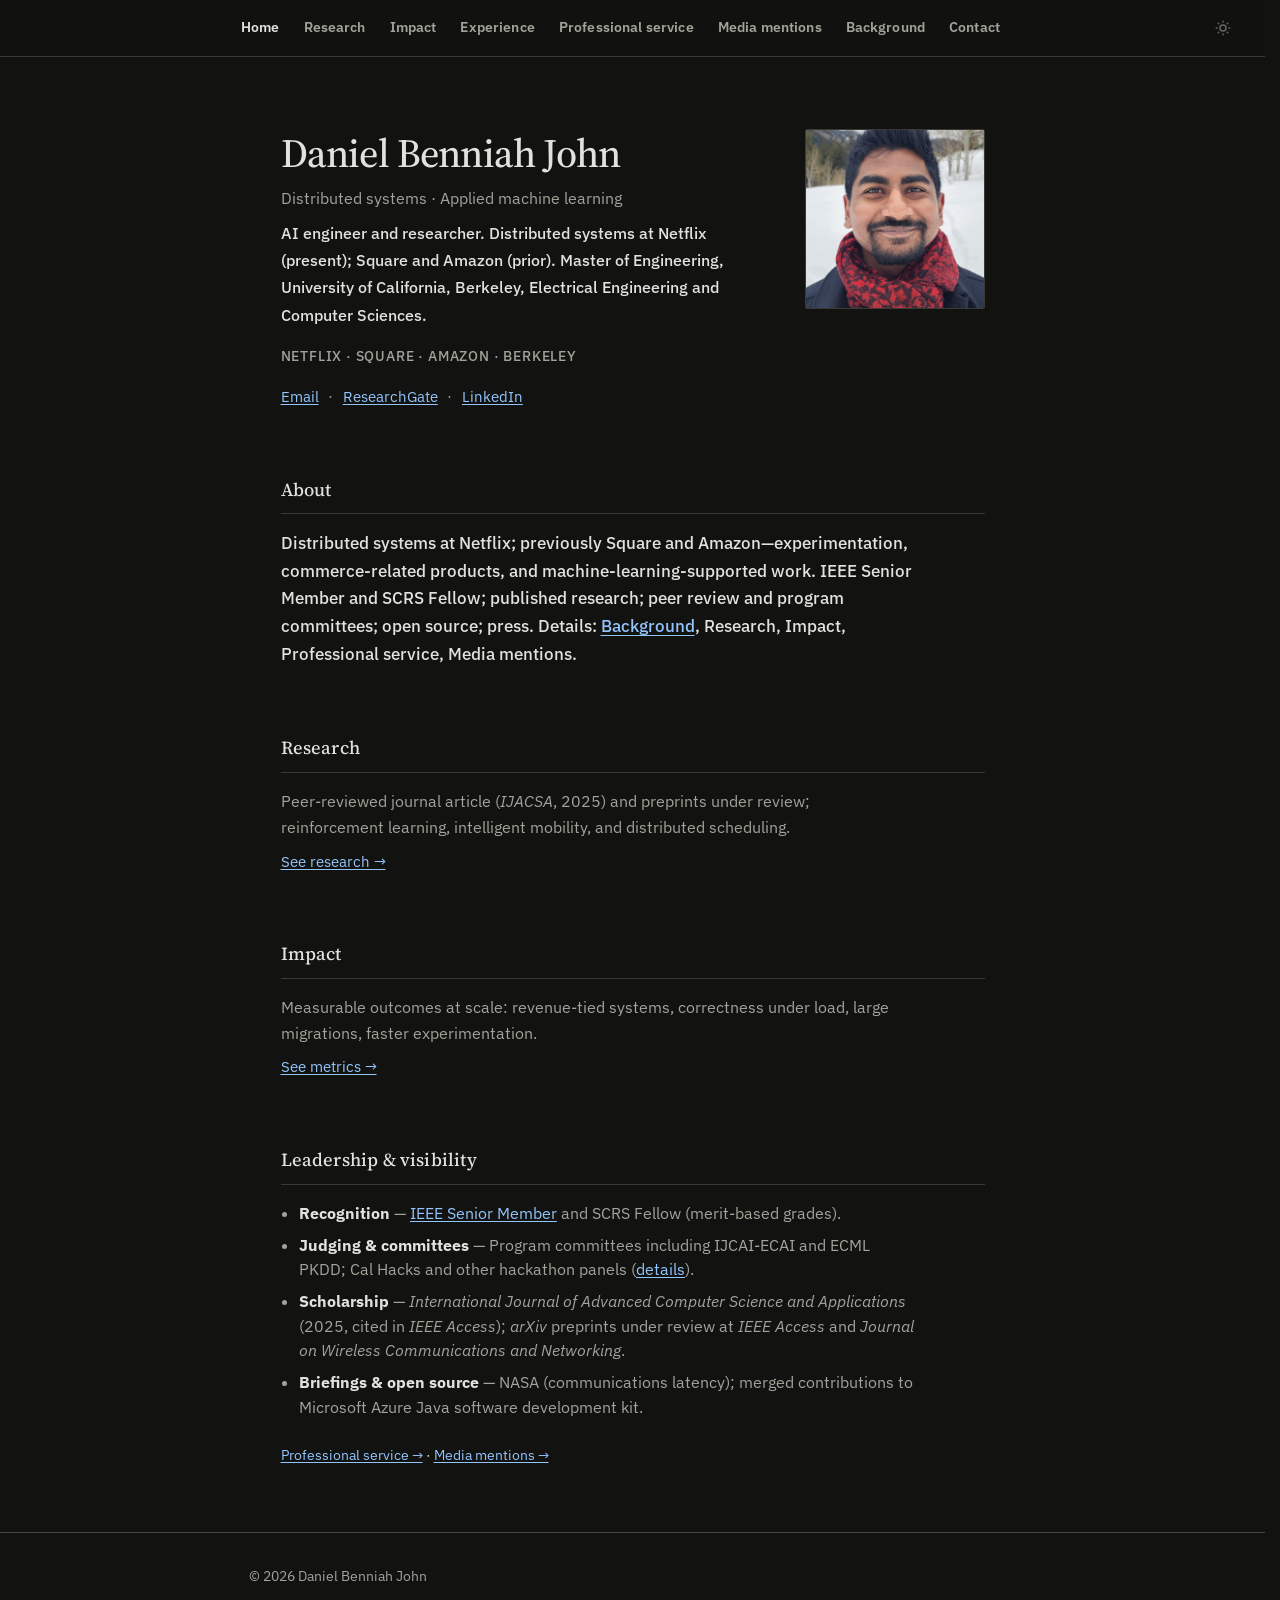
<file: index.html>
<!DOCTYPE html>
<html lang="en">
<head>
  <meta charset="UTF-8" />
  <meta name="viewport" content="width=device-width, initial-scale=1.0" />
  <title>Daniel Benniah John</title>
  <meta name="description" content="Daniel Benniah John — AI engineer; distributed systems at Netflix; previously Square and Amazon. Master of Engineering, University of California, Berkeley. Research, peer review, impact, and press on this site." />
  <link rel="preconnect" href="https://fonts.googleapis.com" />
  <link rel="preconnect" href="https://fonts.gstatic.com" crossorigin />
  <link href="https://fonts.googleapis.com/css2?family=IBM+Plex+Sans:ital,wght@0,400;0,500;0,600;1,400&family=Source+Serif+4:ital,opsz,wght@0,8..60,400;0,8..60,500;0,8..60,600;1,8..60,400&display=swap" rel="stylesheet" />
  <link rel="stylesheet" href="css/styles.css" />
</head>
<body class="page-home">
  <header class="site-header">
    <button type="button" class="theme-toggle" id="theme-toggle" aria-label="Toggle dark/light mode" title="Toggle dark/light mode">
      <span class="theme-toggle-icon" aria-hidden="true"></span>
    </button>
    <nav class="nav" aria-label="Primary">
      <a href="index.html" class="nav-link nav-link--current" aria-current="page">Home</a>
      <a href="research.html" class="nav-link">Research</a>
      <a href="impact.html" class="nav-link">Impact</a>
      <a href="experience.html" class="nav-link">Experience</a>
      <a href="service.html" class="nav-link">Professional service</a>
      <a href="media.html" class="nav-link">Media mentions</a>
      <a href="background.html" class="nav-link">Background</a>
      <a href="contact.html" class="nav-link">Contact</a>
    </nav>
  </header>

  <main class="main-home">
    <section class="home-block home-identity" aria-labelledby="home-name">
      <div class="home-identity-inner">
        <div>
          <h1 id="home-name" class="home-name">Daniel Benniah John</h1>
          <p class="home-line">Distributed systems · Applied machine learning</p>
          <p class="home-line home-line--strong">AI engineer and researcher. Distributed systems at Netflix (present); Square and Amazon (prior). Master of Engineering, University of California, Berkeley, Electrical Engineering and Computer Sciences.</p>
          <p class="home-affil">Netflix · Square · Amazon · Berkeley</p>
          <p class="home-links">
            <a href="mailto:danielbenniah@berkeley.edu">Email</a>
            <span class="home-links-sep">·</span>
            <a href="https://www.researchgate.net/profile/Daniel_Benniah_John" target="_blank" rel="noopener">ResearchGate</a>
            <span class="home-links-sep">·</span>
            <a href="https://linkedin.com/in/danielbenniah" target="_blank" rel="noopener">LinkedIn</a>
          </p>
        </div>
        <img src="assets/headshot.png" alt="Daniel Benniah John" class="home-photo" width="180" height="180" />
      </div>
    </section>

    <section class="home-block home-about" aria-labelledby="home-about-heading">
      <h2 id="home-about-heading" class="home-heading">About</h2>
      <p class="home-about-lead">Distributed systems at Netflix; previously Square and Amazon—experimentation, commerce-related products, and machine-learning-supported work. IEEE Senior Member and SCRS Fellow; published research; peer review and program committees; open source; press. Details: <a href="background.html#honors-heading">Background</a>, Research, Impact, Professional service, Media mentions.</p>
    </section>

    <section class="home-block home-research" aria-labelledby="home-research-heading">
      <h2 id="home-research-heading" class="home-heading">Research</h2>
      <p class="home-impact-teaser">Peer-reviewed journal article (<em>IJACSA</em>, 2025) and preprints under review; reinforcement learning, intelligent mobility, and distributed scheduling.</p>
      <p class="home-impact-more"><a href="research.html">See research →</a></p>
    </section>

    <section class="home-block home-impact" aria-labelledby="home-impact-heading">
      <h2 id="home-impact-heading" class="home-heading">Impact</h2>
      <p class="home-impact-teaser">Measurable outcomes at scale: revenue-tied systems, correctness under load, large migrations, faster experimentation.</p>
      <p class="home-impact-more"><a href="impact.html">See metrics →</a></p>
    </section>

    <section class="home-block home-footprint" aria-labelledby="home-footprint-heading">
      <h2 id="home-footprint-heading" class="home-heading">Leadership &amp; visibility</h2>
      <ul class="home-list">
        <li><strong>Recognition</strong> — <a href="background.html#honors-heading">IEEE Senior Member</a> and SCRS Fellow (merit-based grades).</li>
        <li><strong>Judging &amp; committees</strong> — Program committees including IJCAI-ECAI and ECML PKDD; Cal Hacks and other hackathon panels (<a href="service.html">details</a>).</li>
        <li><strong>Scholarship</strong> — <em>International Journal of Advanced Computer Science and Applications</em> (2025, cited in <em>IEEE Access</em>); <em>arXiv</em> preprints under review at <em>IEEE Access</em> and <em>Journal on Wireless Communications and Networking</em>.</li>
        <li><strong>Briefings &amp; open source</strong> — NASA (communications latency); merged contributions to Microsoft Azure Java software development kit.</li>
      </ul>
      <p class="home-continue"><a href="service.html">Professional service →</a> · <a href="media.html">Media mentions →</a></p>
    </section>
  </main>

  <footer class="site-footer">
    <p>© <span id="year"></span> Daniel Benniah John</p>
  </footer>

  <script>
    document.getElementById('year').textContent = new Date().getFullYear();
    (function() {
      var toggle = document.getElementById('theme-toggle');
      var stored = localStorage.getItem('theme');
      if (stored === 'light') document.documentElement.classList.add('theme-light');
      toggle.addEventListener('click', function() {
        document.documentElement.classList.toggle('theme-light');
        localStorage.setItem('theme', document.documentElement.classList.contains('theme-light') ? 'light' : 'dark');
      });
    })();
  </script>
</body>
</html>
</file>
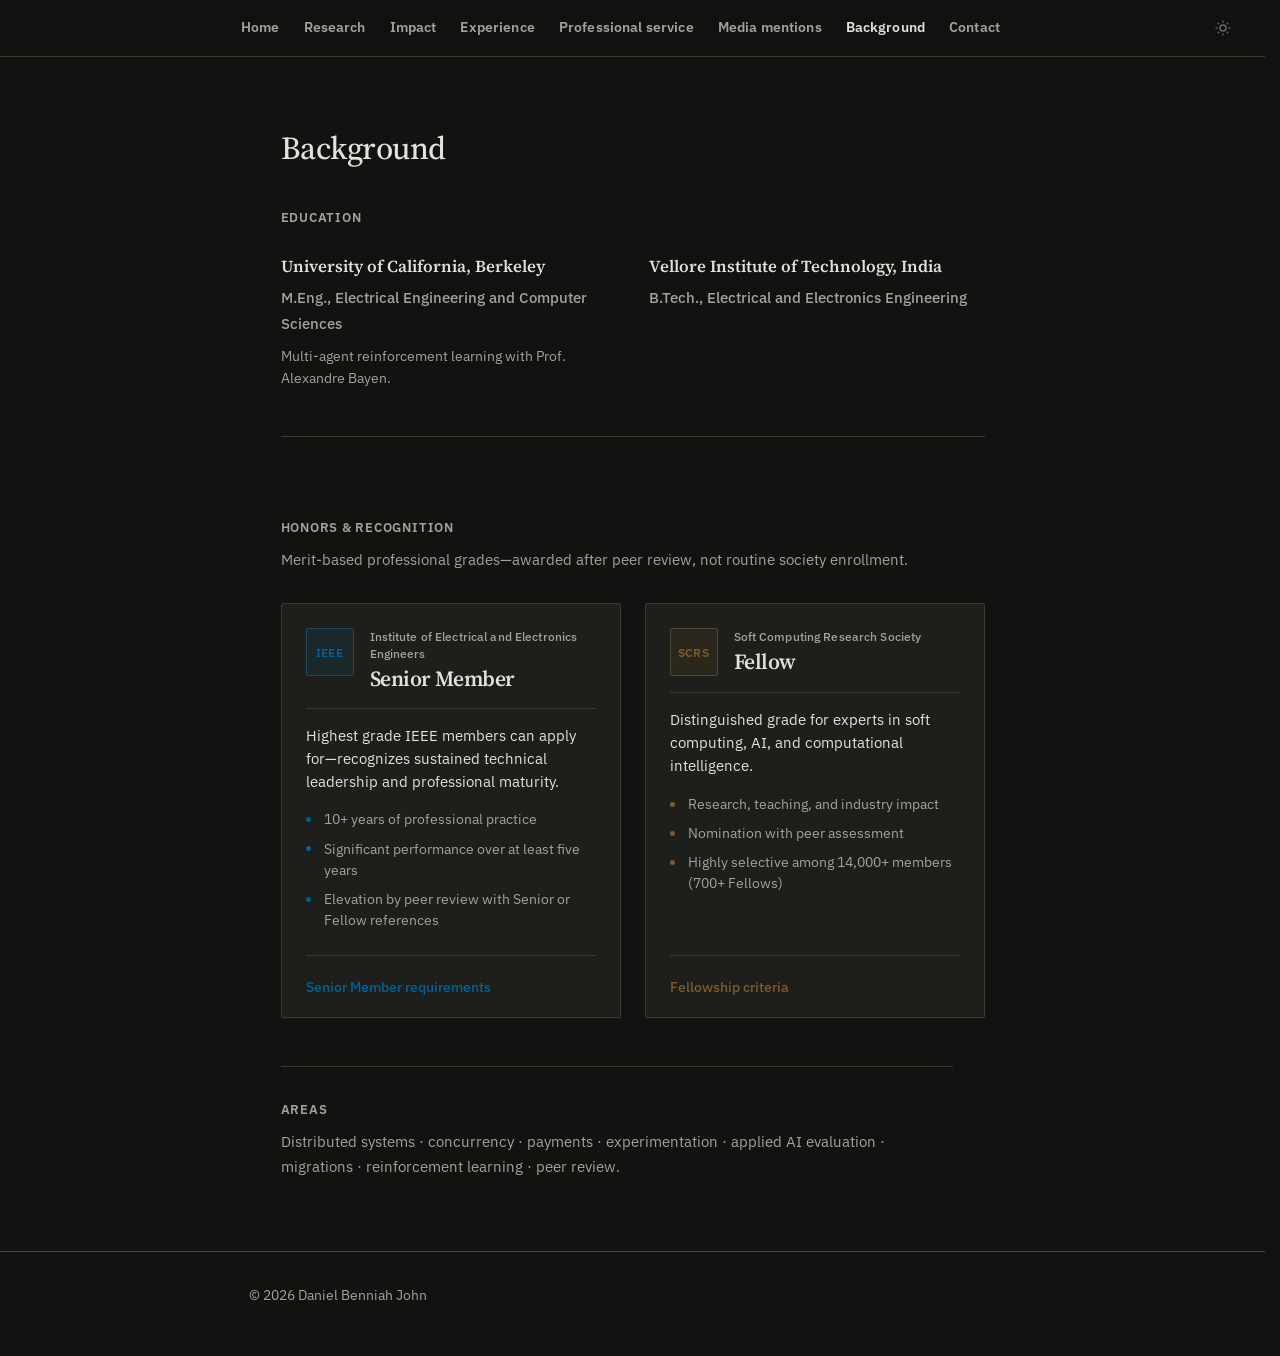
<file: background.html>
<!DOCTYPE html>
<html lang="en">
<head>
  <meta charset="UTF-8" />
  <meta name="viewport" content="width=device-width, initial-scale=1.0" />
  <title>Background — Daniel Benniah John</title>
  <meta name="description" content="Education, IEEE Senior Member and SCRS Fellow recognition, and areas of practice." />
  <link rel="preconnect" href="https://fonts.googleapis.com" />
  <link rel="preconnect" href="https://fonts.gstatic.com" crossorigin />
  <link href="https://fonts.googleapis.com/css2?family=IBM+Plex+Sans:ital,wght@0,400;0,500;0,600;1,400&family=Source+Serif+4:ital,opsz,wght@0,8..60,400;0,8..60,500;0,8..60,600;1,8..60,400&display=swap" rel="stylesheet" />
  <link rel="stylesheet" href="css/styles.css" />
</head>
<body class="page-sub">
  <header class="site-header">
    <button type="button" class="theme-toggle" id="theme-toggle" aria-label="Toggle dark/light mode" title="Toggle dark/light mode">
      <span class="theme-toggle-icon" aria-hidden="true"></span>
    </button>
    <nav class="nav" aria-label="Primary">
      <a href="index.html" class="nav-link">Home</a>
      <a href="research.html" class="nav-link">Research</a>
      <a href="impact.html" class="nav-link">Impact</a>
      <a href="experience.html" class="nav-link">Experience</a>
      <a href="service.html" class="nav-link">Professional service</a>
      <a href="media.html" class="nav-link">Media mentions</a>
      <a href="background.html" class="nav-link nav-link--current" aria-current="page">Background</a>
      <a href="contact.html" class="nav-link">Contact</a>
    </nav>
  </header>

  <main>
    <section class="section page-section education">
      <h1 class="page-title">Background</h1>

      <h2 class="background-block-title">Education</h2>
      <div class="edu-grid">
        <article class="edu-card">
          <h2 class="edu-card-title">University of California, Berkeley</h2>
          <p class="degree">M.Eng., Electrical Engineering and Computer Sciences</p>
          <p class="meta">Multi-agent reinforcement learning with Prof. Alexandre Bayen.</p>
        </article>
        <article class="edu-card">
          <h2 class="edu-card-title">Vellore Institute of Technology, India</h2>
          <p class="degree">B.Tech., Electrical and Electronics Engineering</p>
        </article>
      </div>

      <section class="honors-section" aria-labelledby="honors-heading">
        <h2 id="honors-heading" class="background-block-title">Honors &amp; recognition</h2>
        <p class="honors-section-lead">Merit-based professional grades—awarded after peer review, not routine society enrollment.</p>
        <div class="honors-grid">
          <article class="honor-card honor-card--ieee">
            <header class="honor-card-header">
              <span class="honor-mark" aria-hidden="true">IEEE</span>
              <div class="honor-card-heading">
                <p class="honor-org">Institute of Electrical and Electronics Engineers</p>
                <h3 class="honor-title"><a href="https://www.ieee.org/membership/senior/" target="_blank" rel="noopener">Senior Member</a></h3>
              </div>
            </header>
            <p class="honor-tagline">Highest grade IEEE members can apply for—recognizes sustained technical leadership and professional maturity.</p>
            <ul class="honor-highlights">
              <li>10+ years of professional practice</li>
              <li>Significant performance over at least five years</li>
              <li>Elevation by peer review with Senior or Fellow references</li>
            </ul>
            <p class="honor-card-footer">
              <a href="https://www.ieee.org/membership/senior/senior-requirements" target="_blank" rel="noopener" class="honor-cta">Senior Member requirements</a>
            </p>
          </article>

          <article class="honor-card honor-card--scrs">
            <header class="honor-card-header">
              <span class="honor-mark" aria-hidden="true">SCRS</span>
              <div class="honor-card-heading">
                <p class="honor-org">Soft Computing Research Society</p>
                <h3 class="honor-title"><a href="https://scrs.in/page/scrs-fellow" target="_blank" rel="noopener">Fellow</a></h3>
              </div>
            </header>
            <p class="honor-tagline">Distinguished grade for experts in soft computing, AI, and computational intelligence.</p>
            <ul class="honor-highlights">
              <li>Research, teaching, and industry impact</li>
              <li>Nomination with peer assessment</li>
              <li>Highly selective among 14,000+ members (700+ Fellows)</li>
            </ul>
            <p class="honor-card-footer">
              <a href="https://membership.scrs.in/scrs-fellow.php" target="_blank" rel="noopener" class="honor-cta">Fellowship criteria</a>
            </p>
          </article>
        </div>
      </section>

      <div class="expertise-inline">
        <h2 class="expertise-inline-title">Areas</h2>
        <p>Distributed systems · concurrency · payments · experimentation · applied AI evaluation · migrations · reinforcement learning · peer review.</p>
      </div>
    </section>
  </main>

  <footer class="site-footer">
    <p>© <span id="year"></span> Daniel Benniah John</p>
  </footer>

  <script>
    document.getElementById('year').textContent = new Date().getFullYear();
    (function() {
      var toggle = document.getElementById('theme-toggle');
      var stored = localStorage.getItem('theme');
      if (stored === 'light') document.documentElement.classList.add('theme-light');
      toggle.addEventListener('click', function() {
        document.documentElement.classList.toggle('theme-light');
        localStorage.setItem('theme', document.documentElement.classList.contains('theme-light') ? 'light' : 'dark');
      });
    })();
  </script>
</body>
</html>
</file>
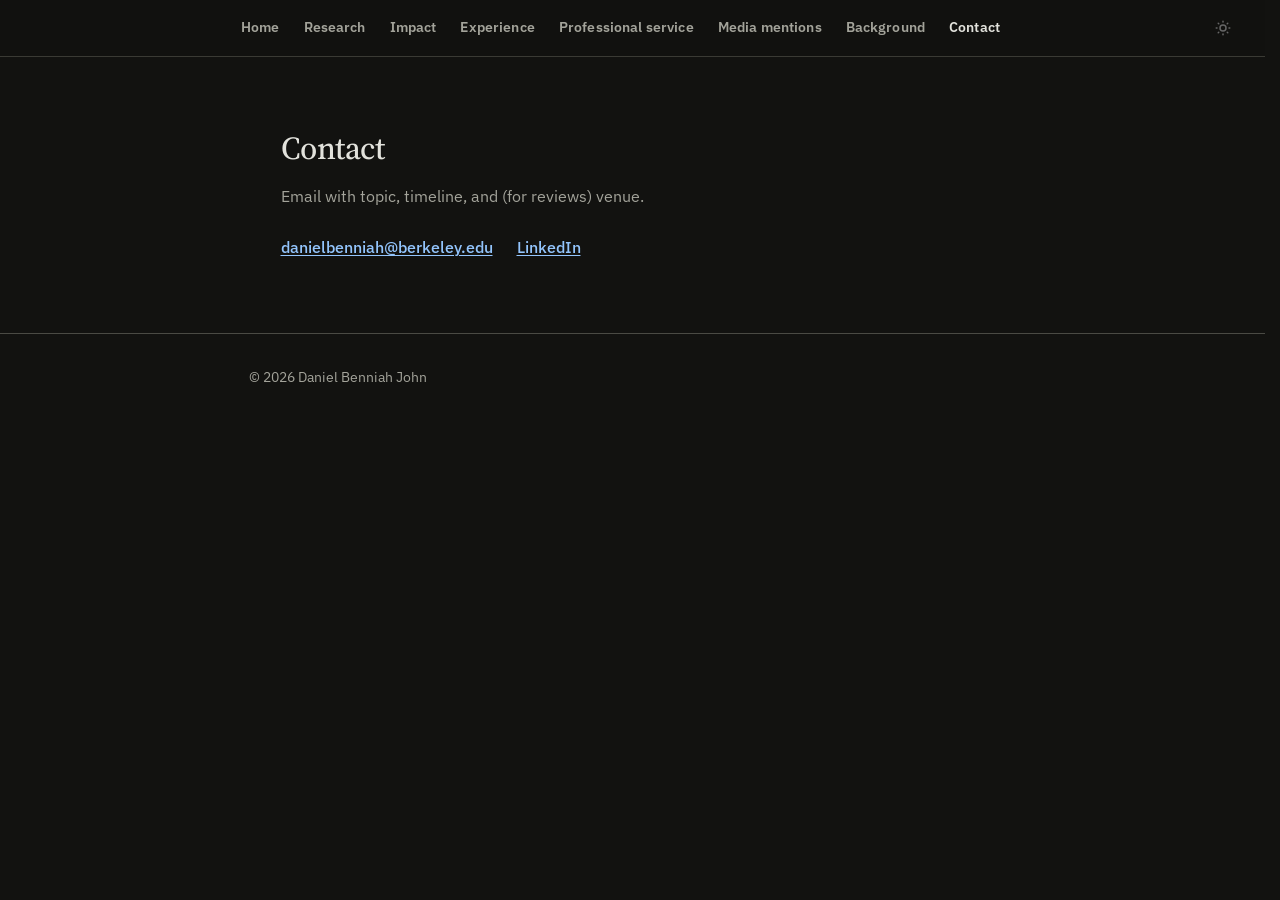
<file: contact.html>
<!DOCTYPE html>
<html lang="en">
<head>
  <meta charset="UTF-8" />
  <meta name="viewport" content="width=device-width, initial-scale=1.0" />
  <title>Contact — Daniel Benniah John</title>
  <meta name="description" content="Contact Daniel Benniah John." />
  <link rel="preconnect" href="https://fonts.googleapis.com" />
  <link rel="preconnect" href="https://fonts.gstatic.com" crossorigin />
  <link href="https://fonts.googleapis.com/css2?family=IBM+Plex+Sans:ital,wght@0,400;0,500;0,600;1,400&family=Source+Serif+4:ital,opsz,wght@0,8..60,400;0,8..60,500;0,8..60,600;1,8..60,400&display=swap" rel="stylesheet" />
  <link rel="stylesheet" href="css/styles.css" />
</head>
<body class="page-sub">
  <header class="site-header">
    <button type="button" class="theme-toggle" id="theme-toggle" aria-label="Toggle dark/light mode" title="Toggle dark/light mode">
      <span class="theme-toggle-icon" aria-hidden="true"></span>
    </button>
    <nav class="nav" aria-label="Primary">
      <a href="index.html" class="nav-link">Home</a>
      <a href="research.html" class="nav-link">Research</a>
      <a href="impact.html" class="nav-link">Impact</a>
      <a href="experience.html" class="nav-link">Experience</a>
      <a href="service.html" class="nav-link">Professional service</a>
      <a href="media.html" class="nav-link">Media mentions</a>
      <a href="background.html" class="nav-link">Background</a>
      <a href="contact.html" class="nav-link nav-link--current" aria-current="page">Contact</a>
    </nav>
  </header>

  <main>
    <section class="section page-section contact">
      <h1 class="page-title">Contact</h1>
      <p class="contact-intro">Email with topic, timeline, and (for reviews) venue.</p>
      <div class="contact-links">
        <a href="mailto:danielbenniah@berkeley.edu" class="contact-link">danielbenniah@berkeley.edu</a>
        <a href="https://linkedin.com/in/danielbenniah" target="_blank" rel="noopener" class="contact-link">LinkedIn</a>
      </div>
    </section>
  </main>

  <footer class="site-footer">
    <p>© <span id="year"></span> Daniel Benniah John</p>
  </footer>

  <script>
    document.getElementById('year').textContent = new Date().getFullYear();
    (function() {
      var toggle = document.getElementById('theme-toggle');
      var stored = localStorage.getItem('theme');
      if (stored === 'light') document.documentElement.classList.add('theme-light');
      toggle.addEventListener('click', function() {
        document.documentElement.classList.toggle('theme-light');
        localStorage.setItem('theme', document.documentElement.classList.contains('theme-light') ? 'light' : 'dark');
      });
    })();
  </script>
</body>
</html>
</file>
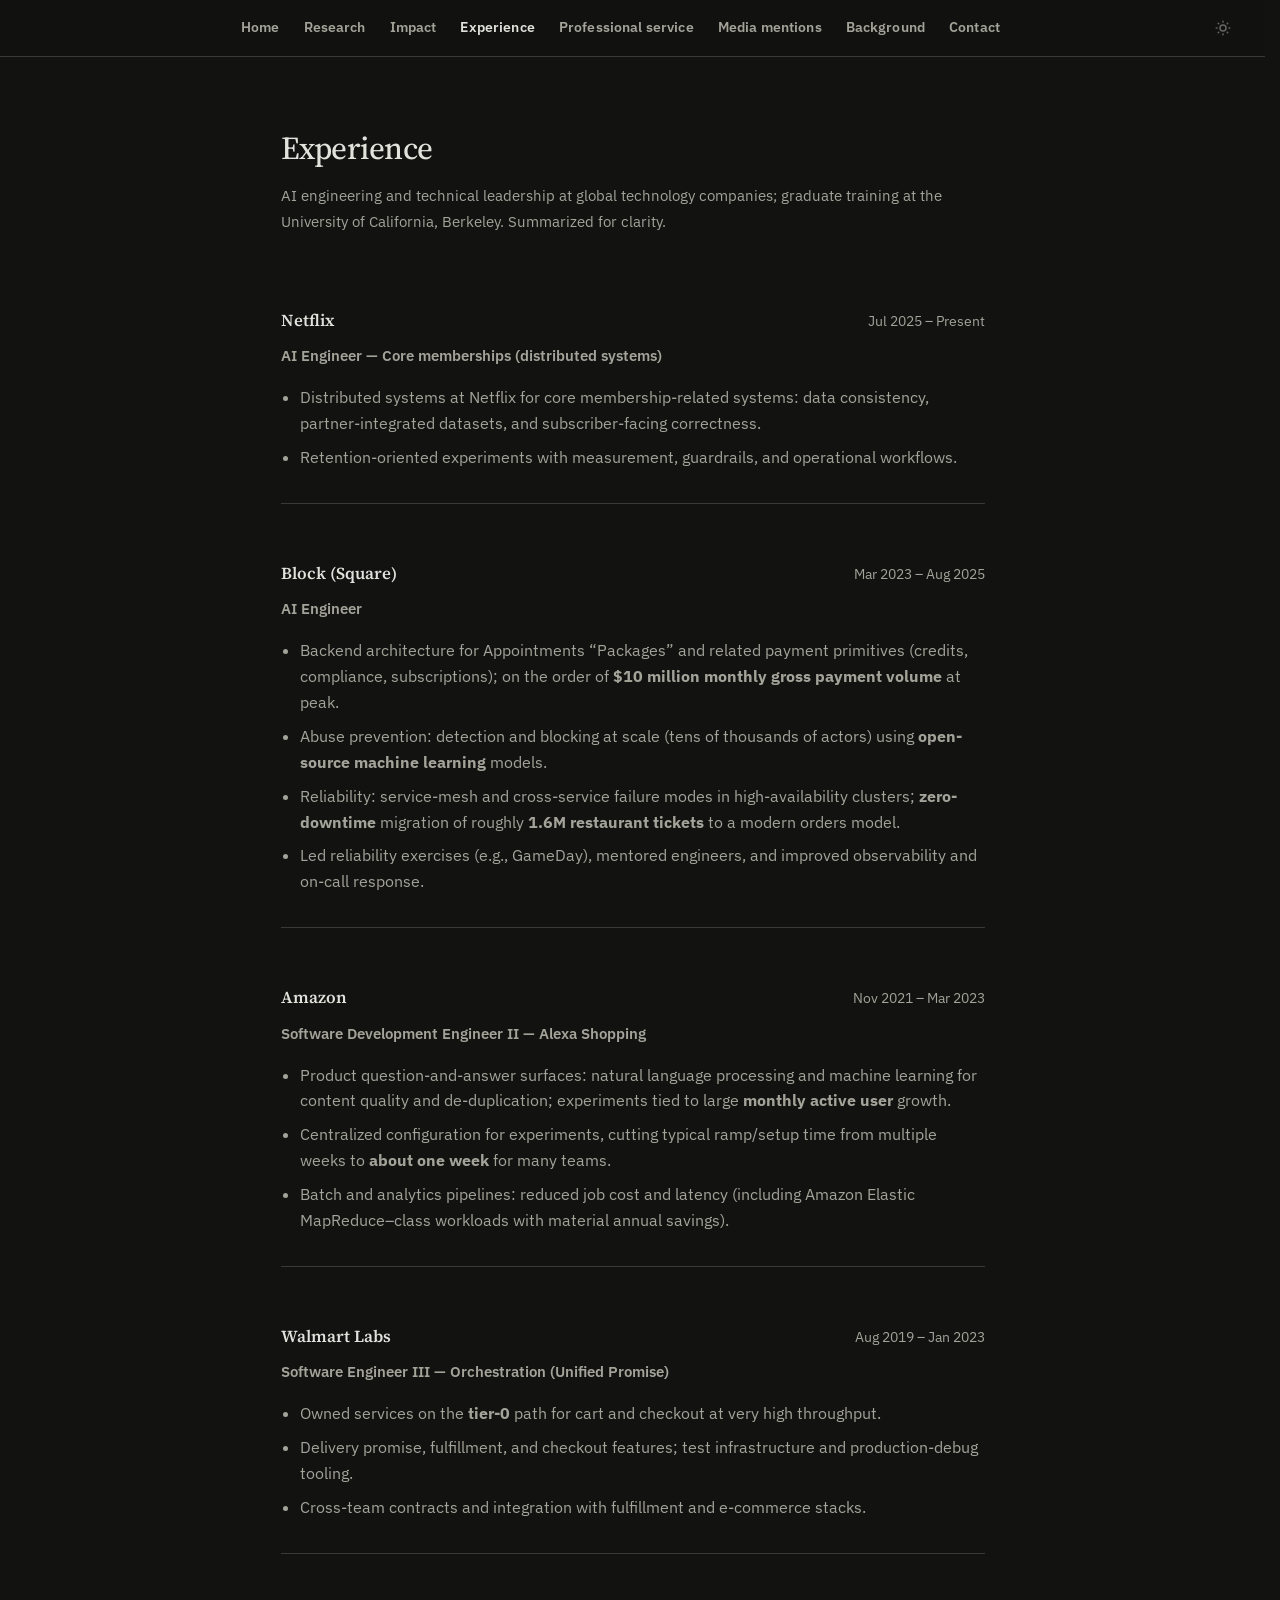
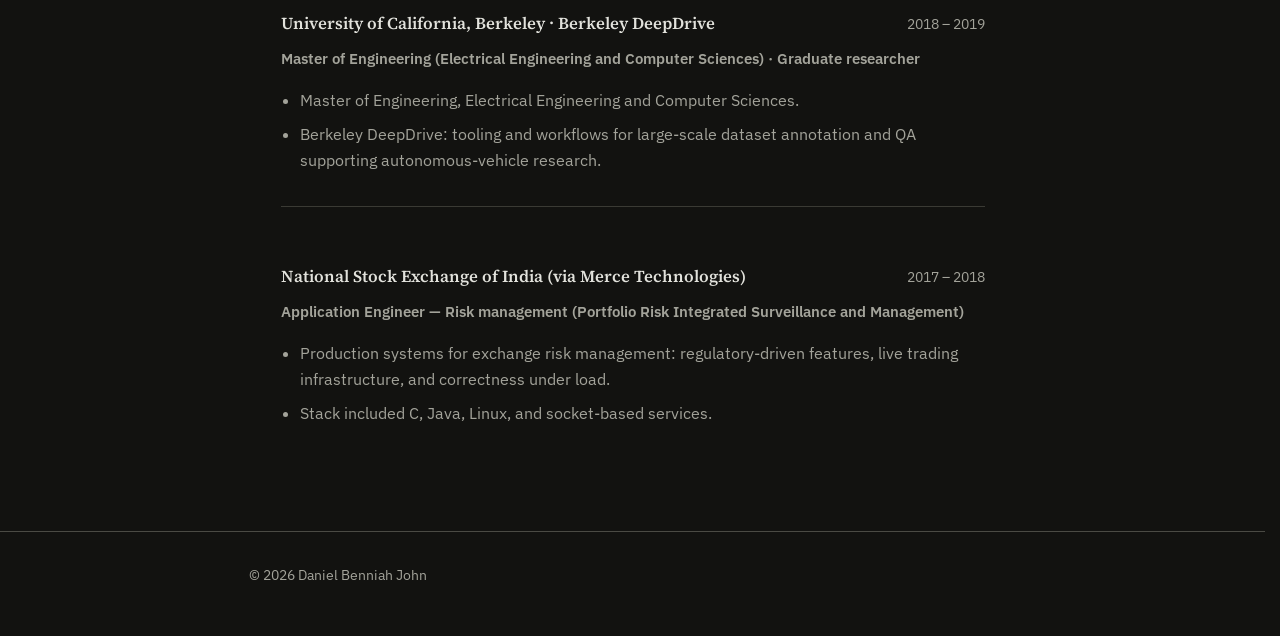
<file: experience.html>
<!DOCTYPE html>
<html lang="en">
<head>
  <meta charset="UTF-8" />
  <meta name="viewport" content="width=device-width, initial-scale=1.0" />
  <title>Experience — Daniel Benniah John</title>
  <meta name="description" content="AI engineer: distributed systems at Netflix; Block (Square), Amazon, Walmart Labs; Master of Engineering, University of California, Berkeley; earlier National Stock Exchange of India." />
  <link rel="preconnect" href="https://fonts.googleapis.com" />
  <link rel="preconnect" href="https://fonts.gstatic.com" crossorigin />
  <link href="https://fonts.googleapis.com/css2?family=IBM+Plex+Sans:ital,wght@0,400;0,500;0,600;1,400&family=Source+Serif+4:ital,opsz,wght@0,8..60,400;0,8..60,500;0,8..60,600;1,8..60,400&display=swap" rel="stylesheet" />
  <link rel="stylesheet" href="css/styles.css" />
</head>
<body class="page-sub">
  <header class="site-header">
    <button type="button" class="theme-toggle" id="theme-toggle" aria-label="Toggle dark/light mode" title="Toggle dark/light mode">
      <span class="theme-toggle-icon" aria-hidden="true"></span>
    </button>
    <nav class="nav" aria-label="Primary">
      <a href="index.html" class="nav-link">Home</a>
      <a href="research.html" class="nav-link">Research</a>
      <a href="impact.html" class="nav-link">Impact</a>
      <a href="experience.html" class="nav-link nav-link--current" aria-current="page">Experience</a>
      <a href="service.html" class="nav-link">Professional service</a>
      <a href="media.html" class="nav-link">Media mentions</a>
      <a href="background.html" class="nav-link">Background</a>
      <a href="contact.html" class="nav-link">Contact</a>
    </nav>
  </header>

  <main>
    <section class="section page-section work">
      <h1 class="page-title">Experience</h1>
      <p class="page-lead">AI engineering and technical leadership at global technology companies; graduate training at the University of California, Berkeley. Summarized for clarity.</p>
      <div class="timeline">
        <article class="timeline-item">
          <div class="timeline-meta">
            <span class="company">Netflix</span>
            <span class="date">Jul 2025 – Present</span>
          </div>
          <h2 class="timeline-role">AI Engineer — Core memberships (distributed systems)</h2>
          <ul>
            <li>Distributed systems at Netflix for core membership-related systems: data consistency, partner-integrated datasets, and subscriber-facing correctness.</li>
            <li>Retention-oriented experiments with measurement, guardrails, and operational workflows.</li>
          </ul>
        </article>
        <article class="timeline-item">
          <div class="timeline-meta">
            <span class="company">Block (Square)</span>
            <span class="date">Mar 2023 – Aug 2025</span>
          </div>
          <h2 class="timeline-role">AI Engineer</h2>
          <ul>
            <li>Backend architecture for Appointments &ldquo;Packages&rdquo; and related payment primitives (credits, compliance, subscriptions); on the order of <strong>$10 million monthly gross payment volume</strong> at peak.</li>
            <li>Abuse prevention: detection and blocking at scale (tens of thousands of actors) using <strong>open-source machine learning</strong> models.</li>
            <li>Reliability: service-mesh and cross-service failure modes in high-availability clusters; <strong>zero-downtime</strong> migration of roughly <strong>1.6M restaurant tickets</strong> to a modern orders model.</li>
            <li>Led reliability exercises (e.g., GameDay), mentored engineers, and improved observability and on-call response.</li>
          </ul>
        </article>
        <article class="timeline-item">
          <div class="timeline-meta">
            <span class="company">Amazon</span>
            <span class="date">Nov 2021 – Mar 2023</span>
          </div>
          <h2 class="timeline-role">Software Development Engineer II — Alexa Shopping</h2>
          <ul>
            <li>Product question-and-answer surfaces: natural language processing and machine learning for content quality and de-duplication; experiments tied to large <strong>monthly active user</strong> growth.</li>
            <li>Centralized configuration for experiments, cutting typical ramp/setup time from multiple weeks to <strong>about one week</strong> for many teams.</li>
            <li>Batch and analytics pipelines: reduced job cost and latency (including Amazon Elastic MapReduce–class workloads with material annual savings).</li>
          </ul>
        </article>
        <article class="timeline-item">
          <div class="timeline-meta">
            <span class="company">Walmart Labs</span>
            <span class="date">Aug 2019 – Jan 2023</span>
          </div>
          <h2 class="timeline-role">Software Engineer III — Orchestration (Unified Promise)</h2>
          <ul>
            <li>Owned services on the <strong>tier-0</strong> path for cart and checkout at very high throughput.</li>
            <li>Delivery promise, fulfillment, and checkout features; test infrastructure and production-debug tooling.</li>
            <li>Cross-team contracts and integration with fulfillment and e-commerce stacks.</li>
          </ul>
        </article>
        <article class="timeline-item">
          <div class="timeline-meta">
            <span class="company">University of California, Berkeley · Berkeley DeepDrive</span>
            <span class="date">2018 – 2019</span>
          </div>
          <h2 class="timeline-role">Master of Engineering (Electrical Engineering and Computer Sciences) · Graduate researcher</h2>
          <ul>
            <li>Master of Engineering, Electrical Engineering and Computer Sciences.</li>
            <li>Berkeley DeepDrive: tooling and workflows for large-scale dataset annotation and QA supporting autonomous-vehicle research.</li>
          </ul>
        </article>
        <article class="timeline-item">
          <div class="timeline-meta">
            <span class="company">National Stock Exchange of India (via Merce Technologies)</span>
            <span class="date">2017 – 2018</span>
          </div>
          <h2 class="timeline-role">Application Engineer — Risk management (Portfolio Risk Integrated Surveillance and Management)</h2>
          <ul>
            <li>Production systems for exchange risk management: regulatory-driven features, live trading infrastructure, and correctness under load.</li>
            <li>Stack included C, Java, Linux, and socket-based services.</li>
          </ul>
        </article>
      </div>
    </section>
  </main>

  <footer class="site-footer">
    <p>© <span id="year"></span> Daniel Benniah John</p>
  </footer>

  <script>
    document.getElementById('year').textContent = new Date().getFullYear();
    (function() {
      var toggle = document.getElementById('theme-toggle');
      var stored = localStorage.getItem('theme');
      if (stored === 'light') document.documentElement.classList.add('theme-light');
      toggle.addEventListener('click', function() {
        document.documentElement.classList.toggle('theme-light');
        localStorage.setItem('theme', document.documentElement.classList.contains('theme-light') ? 'light' : 'dark');
      });
    })();
  </script>
</body>
</html>
</file>
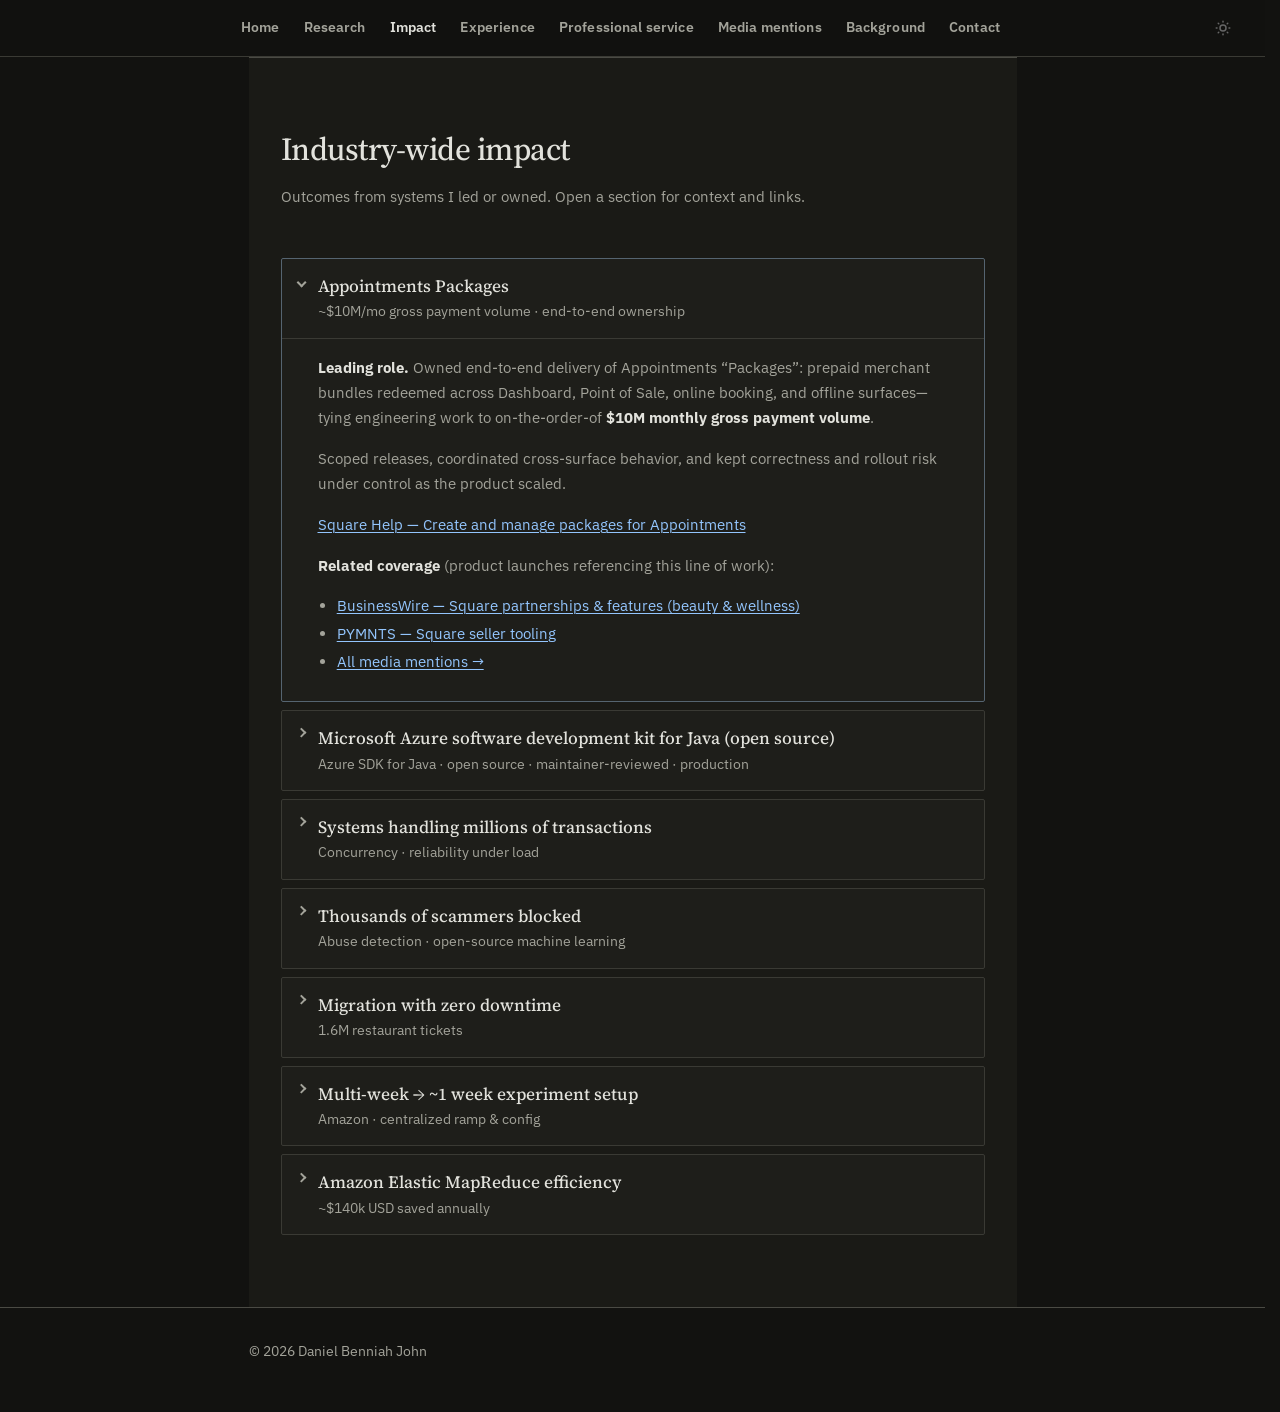
<file: impact.html>
<!DOCTYPE html>
<html lang="en">
<head>
  <meta charset="UTF-8" />
  <meta name="viewport" content="width=device-width, initial-scale=1.0" />
  <title>Industry-wide impact — Daniel Benniah John</title>
  <meta name="description" content="Industry-wide engineering outcomes: gross payment volume, scale, open source, migrations, experimentation, and cost savings." />
  <link rel="preconnect" href="https://fonts.googleapis.com" />
  <link rel="preconnect" href="https://fonts.gstatic.com" crossorigin />
  <link href="https://fonts.googleapis.com/css2?family=IBM+Plex+Sans:ital,wght@0,400;0,500;0,600;1,400&family=Source+Serif+4:ital,opsz,wght@0,8..60,400;0,8..60,500;0,8..60,600;1,8..60,400&display=swap" rel="stylesheet" />
  <link rel="stylesheet" href="css/styles.css" />
</head>
<body class="page-sub">
  <header class="site-header">
    <button type="button" class="theme-toggle" id="theme-toggle" aria-label="Toggle dark/light mode" title="Toggle dark/light mode">
      <span class="theme-toggle-icon" aria-hidden="true"></span>
    </button>
    <nav class="nav" aria-label="Primary">
      <a href="index.html" class="nav-link">Home</a>
      <a href="research.html" class="nav-link">Research</a>
      <a href="impact.html" class="nav-link nav-link--current" aria-current="page">Impact</a>
      <a href="experience.html" class="nav-link">Experience</a>
      <a href="service.html" class="nav-link">Professional service</a>
      <a href="media.html" class="nav-link">Media mentions</a>
      <a href="background.html" class="nav-link">Background</a>
      <a href="contact.html" class="nav-link">Contact</a>
    </nav>
  </header>

  <main>
    <section class="section section--primary page-section impact-page">
      <h1 class="page-title">Industry-wide impact</h1>
      <p class="page-lead">Outcomes from systems I led or owned. Open a section for context and links.</p>

      <div class="impact-accordion">
        <details class="impact-block" id="impact-packages" open>
          <summary class="impact-summary">
            <span class="impact-summary-title">Appointments Packages</span>
            <span class="impact-summary-metric">~$10M/mo gross payment volume · end-to-end ownership</span>
          </summary>
          <div class="impact-body">
            <p><strong>Leading role.</strong> Owned end-to-end delivery of Appointments &ldquo;Packages&rdquo;: prepaid merchant bundles redeemed across Dashboard, Point of Sale, online booking, and offline surfaces—tying engineering work to on-the-order-of <strong>$10M monthly gross payment volume</strong>.</p>
            <p>Scoped releases, coordinated cross-surface behavior, and kept correctness and rollout risk under control as the product scaled.</p>
            <p><a href="https://squareup.com/help/us/en/article/8268-create-and-manage-packages-with-square-appointments" target="_blank" rel="noopener">Square Help — Create and manage packages for Appointments</a></p>
            <p class="impact-media-label"><strong>Related coverage</strong> (product launches referencing this line of work):</p>
            <ul class="impact-link-list">
              <li><a href="https://www.businesswire.com/news/home/20241021062256/en/Square-Rolls-Out-New-Partnerships-and-Features-to-Enable-Beauty-and-Wellness-Sellers-to-Succeed" target="_blank" rel="noopener">BusinessWire — Square partnerships &amp; features (beauty &amp; wellness)</a></li>
              <li><a href="https://www.pymnts.com/back-office/2024/square-adds-sales-and-back-office-features-for-beauty-and-wellness-sellers/" target="_blank" rel="noopener">PYMNTS — Square seller tooling</a></li>
              <li><a href="media.html">All media mentions →</a></li>
            </ul>
          </div>
        </details>

        <details class="impact-block" id="impact-azure-sdk">
          <summary class="impact-summary">
            <span class="impact-summary-title">Microsoft Azure software development kit for Java (open source)</span>
            <span class="impact-summary-metric">Azure SDK for Java · open source · maintainer-reviewed · production</span>
          </summary>
          <div class="impact-body">
            <p>Maintainer-reviewed contributions merged into <strong>shipping Microsoft Azure software development kit for Java</strong> releases—raising the bar for client-library correctness and behavior across services that depend on Microsoft Azure application programming interfaces.</p>
            <p><a href="https://github.com/Azure/azure-sdk-for-java/pull/9180" target="_blank" rel="noopener">GitHub pull request</a></p>
          </div>
        </details>

        <details class="impact-block">
          <summary class="impact-summary">
            <span class="impact-summary-title">Systems handling millions of transactions</span>
            <span class="impact-summary-metric">Concurrency · reliability under load</span>
          </summary>
          <div class="impact-body">
            <p>Built and hardened the Packages stack for <strong>millions</strong> of small-business transactions: idempotency, retries, deduplication, and explicit invariants for simultaneous redemptions, refunds, and partial failures on unreliable networks.</p>
            <p><strong>Service mesh &amp; cross-service behavior.</strong> Production issues often surfaced at service boundaries—timeouts, retry storms, inconsistent state across hops, and hard-to-reproduce races when multiple services touched the same ledger paths. Work included tracing those failure modes, tightening contracts between callers and dependencies, and validating behavior under real merchant traffic—not synthetic benchmarks.</p>
          </div>
        </details>

        <details class="impact-block">
          <summary class="impact-summary">
            <span class="impact-summary-title">Thousands of scammers blocked</span>
            <span class="impact-summary-metric">Abuse detection · open-source machine learning</span>
          </summary>
          <div class="impact-body">
            <p>Led detection and blocking of <strong>tens of thousands</strong> of bad actors using <strong>open-source machine learning models</strong>, automating enforcement at volume instead of relying solely on manual review queues.</p>
          </div>
        </details>

        <details class="impact-block">
          <summary class="impact-summary">
            <span class="impact-summary-title">Migration with zero downtime</span>
            <span class="impact-summary-metric">1.6M restaurant tickets</span>
          </summary>
          <div class="impact-body">
            <p>Zero-downtime migration of <strong>1.6M restaurant tickets</strong> from legacy billing to a modern orders model—stateful cutover on a live commerce graph where mistakes show up as customer-visible billing errors or outages.</p>
          </div>
        </details>

        <details class="impact-block">
          <summary class="impact-summary">
            <span class="impact-summary-title">Multi-week → ~1 week experiment setup</span>
            <span class="impact-summary-metric">Amazon · centralized ramp &amp; config</span>
          </summary>
          <div class="impact-body">
            <p>Built and scaled split-testing experimentation infrastructure: <strong>centralized configuration and ramp workflows</strong> that cut experiment setup from <strong>multiple weeks to about one week</strong> for many teams—reducing coordination tax and time-to-learning.</p>
          </div>
        </details>

        <details class="impact-block">
          <summary class="impact-summary">
            <span class="impact-summary-title">Amazon Elastic MapReduce efficiency</span>
            <span class="impact-summary-metric">~$140k USD saved annually</span>
          </summary>
          <div class="impact-body">
            <p>Tuned <strong>Amazon Web Services Elastic MapReduce</strong> extract-transform-load pipelines for runtime and cost: material reduction in batch duration and roughly <strong>$140k United States dollars in annual compute savings</strong> (recurring infrastructure leverage at org scale).</p>
          </div>
        </details>
      </div>
    </section>
  </main>

  <footer class="site-footer">
    <p>© <span id="year"></span> Daniel Benniah John</p>
  </footer>

  <script>
    document.getElementById('year').textContent = new Date().getFullYear();
    (function() {
      var toggle = document.getElementById('theme-toggle');
      var stored = localStorage.getItem('theme');
      if (stored === 'light') document.documentElement.classList.add('theme-light');
      toggle.addEventListener('click', function() {
        document.documentElement.classList.toggle('theme-light');
        localStorage.setItem('theme', document.documentElement.classList.contains('theme-light') ? 'light' : 'dark');
      });
    })();
  </script>
</body>
</html>
</file>
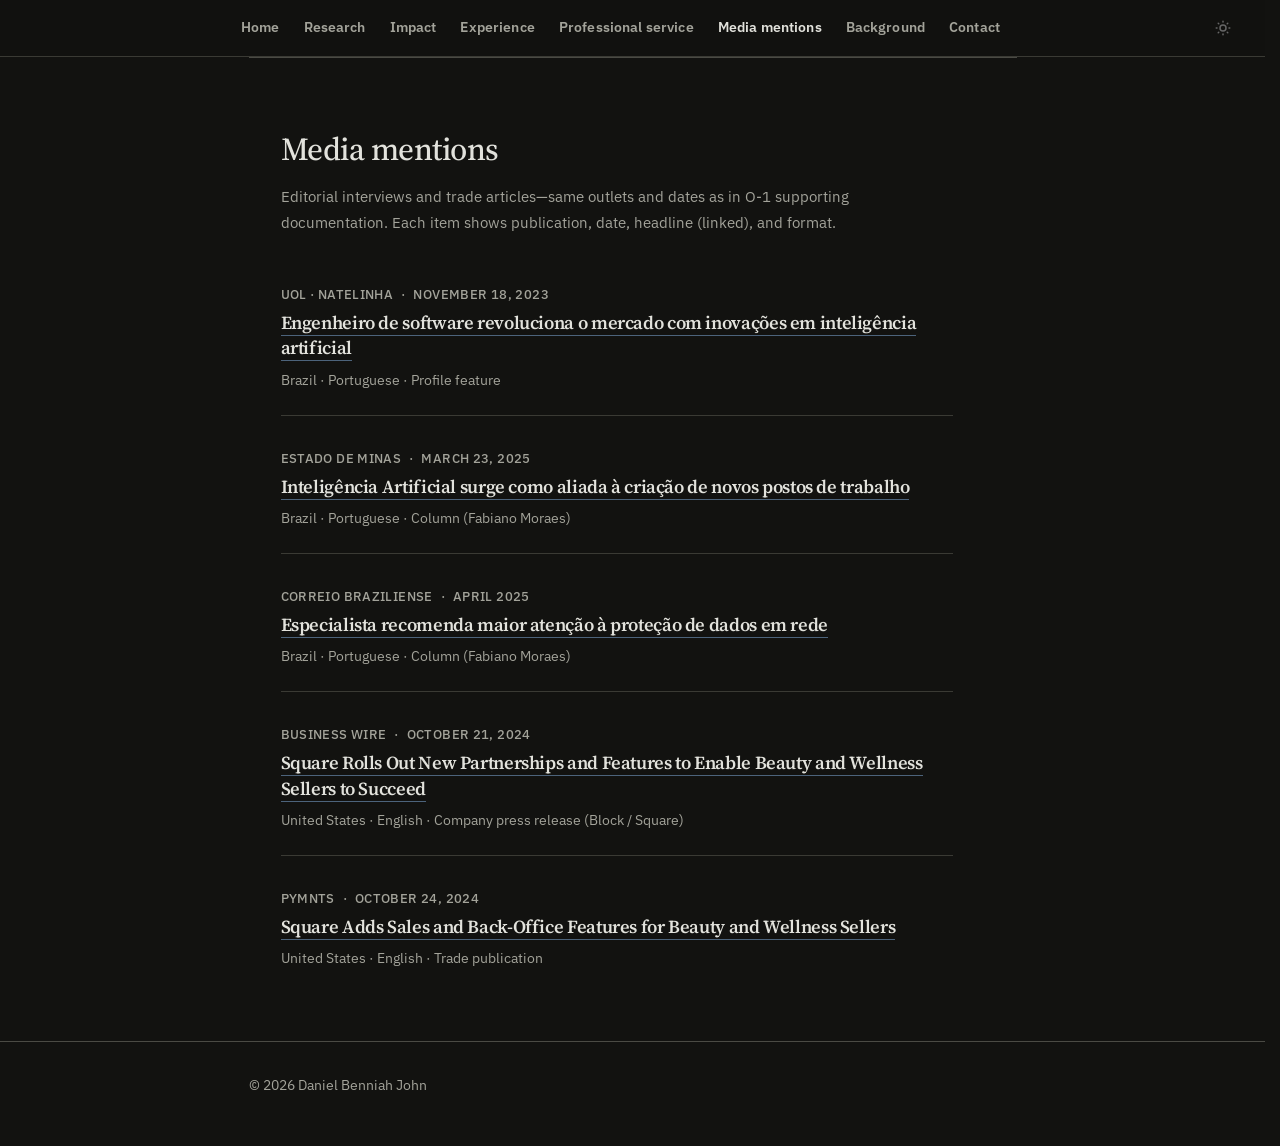
<file: media.html>
<!DOCTYPE html>
<html lang="en">
<head>
  <meta charset="UTF-8" />
  <meta name="viewport" content="width=device-width, initial-scale=1.0" />
  <title>Media mentions — Daniel Benniah John</title>
  <meta name="description" content="Editorial interviews (Brazil) and U.S. trade press on Square beauty and wellness launches—publication, date, and headline." />
  <link rel="preconnect" href="https://fonts.googleapis.com" />
  <link rel="preconnect" href="https://fonts.gstatic.com" crossorigin />
  <link href="https://fonts.googleapis.com/css2?family=IBM+Plex+Sans:ital,wght@0,400;0,500;0,600;1,400&family=Source+Serif+4:ital,opsz,wght@0,8..60,400;0,8..60,500;0,8..60,600;1,8..60,400&display=swap" rel="stylesheet" />
  <link rel="stylesheet" href="css/styles.css" />
</head>
<body class="page-sub">
  <header class="site-header">
    <button type="button" class="theme-toggle" id="theme-toggle" aria-label="Toggle dark/light mode" title="Toggle dark/light mode">
      <span class="theme-toggle-icon" aria-hidden="true"></span>
    </button>
    <nav class="nav" aria-label="Primary">
      <a href="index.html" class="nav-link">Home</a>
      <a href="research.html" class="nav-link">Research</a>
      <a href="impact.html" class="nav-link">Impact</a>
      <a href="experience.html" class="nav-link">Experience</a>
      <a href="service.html" class="nav-link">Professional service</a>
      <a href="media.html" class="nav-link nav-link--current" aria-current="page">Media mentions</a>
      <a href="background.html" class="nav-link">Background</a>
      <a href="contact.html" class="nav-link">Contact</a>
    </nav>
  </header>

  <main>
    <section class="section section--secondary page-section media-mentions">
      <h1 class="page-title">Media mentions</h1>
      <p class="page-lead">Editorial interviews and trade articles—same outlets and dates as in O-1 supporting documentation. Each item shows publication, date, headline (linked), and format.</p>

      <div class="media-list">
        <article class="media-item">
          <p class="media-item__meta">
            <span class="media-item__outlet">UOL · NaTelinha</span>
            <span class="media-item__sep" aria-hidden="true">·</span>
            <time datetime="2023-11-18">November 18, 2023</time>
          </p>
          <h2 class="media-item__title">
            <a href="https://natelinha.uol.com.br/famosos/2023/11/18/engenheiro-de-software-revoluciona-o-mercado-com-inovacoes-em-inteligencia-artificial-223627.php" target="_blank" rel="noopener">Engenheiro de software revoluciona o mercado com inovações em inteligência artificial</a>
          </h2>
          <p class="media-item__note">Brazil · Portuguese · Profile feature</p>
        </article>

        <article class="media-item">
          <p class="media-item__meta">
            <span class="media-item__outlet">Estado de Minas</span>
            <span class="media-item__sep" aria-hidden="true">·</span>
            <time datetime="2025-03-23">March 23, 2025</time>
          </p>
          <h2 class="media-item__title">
            <a href="https://www.em.com.br/colunistas/fabiano-moraes/2025/03/7092946-inteligencia-artificial-surge-como-aliada-a-criacao-de-novos-postos-de-trab.html" target="_blank" rel="noopener">Inteligência Artificial surge como aliada à criação de novos postos de trabalho</a>
          </h2>
          <p class="media-item__note">Brazil · Portuguese · Column (Fabiano Moraes)</p>
        </article>

        <article class="media-item">
          <p class="media-item__meta">
            <span class="media-item__outlet">Correio Braziliense</span>
            <span class="media-item__sep" aria-hidden="true">·</span>
            <time datetime="2025-04">April 2025</time>
          </p>
          <h2 class="media-item__title">
            <a href="https://www.correiobraziliense.com.br/colunistas/fabiano-moraes/2025/04/7105143-especialista-recomenda-maior-atencao-a-protecao-de-dados-em-rede.html" target="_blank" rel="noopener">Especialista recomenda maior atenção à proteção de dados em rede</a>
          </h2>
          <p class="media-item__note">Brazil · Portuguese · Column (Fabiano Moraes)</p>
        </article>

        <article class="media-item">
          <p class="media-item__meta">
            <span class="media-item__outlet">Business Wire</span>
            <span class="media-item__sep" aria-hidden="true">·</span>
            <time datetime="2024-10-21">October 21, 2024</time>
          </p>
          <h2 class="media-item__title">
            <a href="https://www.businesswire.com/news/home/20241021062256/en/Square-Rolls-Out-New-Partnerships-and-Features-to-Enable-Beauty-and-Wellness-Sellers-to-Succeed" target="_blank" rel="noopener">Square Rolls Out New Partnerships and Features to Enable Beauty and Wellness Sellers to Succeed</a>
          </h2>
          <p class="media-item__note">United States · English · Company press release (Block / Square)</p>
        </article>

        <article class="media-item">
          <p class="media-item__meta">
            <span class="media-item__outlet">PYMNTS</span>
            <span class="media-item__sep" aria-hidden="true">·</span>
            <time datetime="2024-10-24">October 24, 2024</time>
          </p>
          <h2 class="media-item__title">
            <a href="https://www.pymnts.com/back-office/2024/square-adds-sales-and-back-office-features-for-beauty-and-wellness-sellers/" target="_blank" rel="noopener">Square Adds Sales and Back-Office Features for Beauty and Wellness Sellers</a>
          </h2>
          <p class="media-item__note">United States · English · Trade publication</p>
        </article>
      </div>
    </section>
  </main>

  <footer class="site-footer">
    <p>© <span id="year"></span> Daniel Benniah John</p>
  </footer>

  <script>
    document.getElementById('year').textContent = new Date().getFullYear();
    (function() {
      var toggle = document.getElementById('theme-toggle');
      var stored = localStorage.getItem('theme');
      if (stored === 'light') document.documentElement.classList.add('theme-light');
      toggle.addEventListener('click', function() {
        document.documentElement.classList.toggle('theme-light');
        localStorage.setItem('theme', document.documentElement.classList.contains('theme-light') ? 'light' : 'dark');
      });
    })();
  </script>
</body>
</html>
</file>
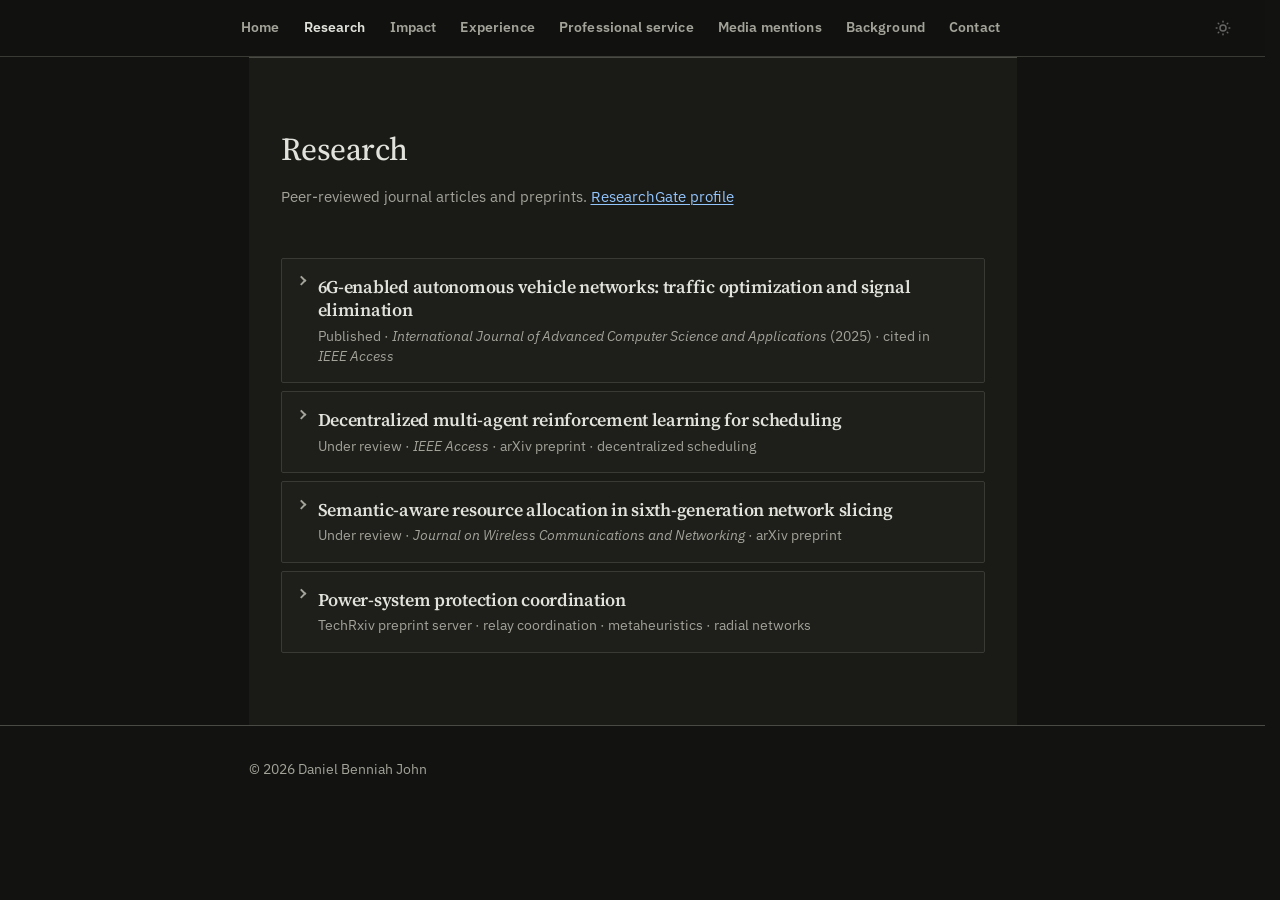
<file: research.html>
<!DOCTYPE html>
<html lang="en">
<head>
  <meta charset="UTF-8" />
  <meta name="viewport" content="width=device-width, initial-scale=1.0" />
  <title>Research — Daniel Benniah John</title>
  <meta name="description" content="Research contributions: reinforcement learning, sixth-generation wireless, distributed scheduling, and related artifacts." />
  <link rel="preconnect" href="https://fonts.googleapis.com" />
  <link rel="preconnect" href="https://fonts.gstatic.com" crossorigin />
  <link href="https://fonts.googleapis.com/css2?family=IBM+Plex+Sans:ital,wght@0,400;0,500;0,600;1,400&family=Source+Serif+4:ital,opsz,wght@0,8..60,400;0,8..60,500;0,8..60,600;1,8..60,400&display=swap" rel="stylesheet" />
  <link rel="stylesheet" href="css/styles.css" />
</head>
<body class="page-sub">
  <header class="site-header">
    <button type="button" class="theme-toggle" id="theme-toggle" aria-label="Toggle dark/light mode" title="Toggle dark/light mode">
      <span class="theme-toggle-icon" aria-hidden="true"></span>
    </button>
    <nav class="nav" aria-label="Primary">
      <a href="index.html" class="nav-link">Home</a>
      <a href="research.html" class="nav-link nav-link--current" aria-current="page">Research</a>
      <a href="impact.html" class="nav-link">Impact</a>
      <a href="experience.html" class="nav-link">Experience</a>
      <a href="service.html" class="nav-link">Professional service</a>
      <a href="media.html" class="nav-link">Media mentions</a>
      <a href="background.html" class="nav-link">Background</a>
      <a href="contact.html" class="nav-link">Contact</a>
    </nav>
  </header>

  <main>
    <section class="section section--primary page-section research">
      <h1 class="page-title">Research</h1>
      <p class="page-lead">Peer-reviewed journal articles and preprints. <a href="https://www.researchgate.net/profile/Daniel_Benniah_John" target="_blank" rel="noopener">ResearchGate profile</a></p>

      <div class="research-accordion impact-accordion">
        <details class="research-block impact-block">
          <summary class="impact-summary">
            <span class="impact-summary-title">6G-enabled autonomous vehicle networks: traffic optimization and signal elimination</span>
            <span class="impact-summary-metric">Published · <em>International Journal of Advanced Computer Science and Applications</em> (2025) · cited in <em>IEEE Access</em></span>
          </summary>
          <div class="research-body impact-body">
            <p><strong>Novel contribution.</strong> Theoretical framework for sixth-generation vehicle-to-vehicle coordination at signal-free intersections—multi-agent deep reinforcement learning for throughput, safety, and emissions reduction.</p>
            <p class="research-impact-label"><strong>Impact</strong></p>
            <ul class="research-impact-list">
              <li>Independent citations (including <em>IEEE Access</em>); early citation record on ResearchGate.</li>
              <li>Presented to NASA on latency and real-time coordination constraints in unit-to-unit communications.</li>
              <li>Stakeholder interest from the Port of Oakland and collaboration with Amtrak on multimodal coordination.</li>
            </ul>
            <p class="research-artifact"><a href="https://thesai.org/Publications/ViewPaper?Volume=16&Issue=2&Code=IJACSA&SerialNo=1" target="_blank" rel="noopener">IJACSA article</a> · <a href="https://ieeexplore.ieee.org/abstract/document/11355473" target="_blank" rel="noopener">IEEE Access citing work</a></p>
          </div>
        </details>

        <details class="research-block impact-block">
          <summary class="impact-summary">
            <span class="impact-summary-title">Decentralized multi-agent reinforcement learning for scheduling</span>
            <span class="impact-summary-metric">Under review · <em>IEEE Access</em> · arXiv preprint · decentralized scheduling</span>
          </summary>
          <div class="research-body impact-body">
            <p><strong>Novel contribution.</strong> Decentralized partially observable Markov decision process formulation with a lightweight actor–critic architecture evaluated on trace-derived workloads (e.g., public cluster traces), emphasizing reproducibility and edge-deployable dependencies.</p>
            <p class="research-impact-label"><strong>Impact</strong></p>
            <ul class="research-impact-list">
              <li>Demonstrates measurable scheduling gains versus strong baselines on published experimental protocols (see preprint).</li>
              <li>Releases code and data paths to support independent verification—relevant for systems research credibility.</li>
              <li>Applicable to cloud, edge, and cluster environments where decentralized control reduces single points of failure.</li>
            </ul>
            <p class="research-artifact"><a href="https://arxiv.org/abs/2603.24738" target="_blank" rel="noopener">arXiv.org preprint</a></p>
          </div>
        </details>

        <details class="research-block impact-block">
          <summary class="impact-summary">
            <span class="impact-summary-title">Semantic-aware resource allocation in sixth-generation network slicing</span>
            <span class="impact-summary-metric">Under review · <em>Journal on Wireless Communications and Networking</em> · arXiv preprint</span>
          </summary>
          <div class="research-body impact-body">
            <p><strong>Novel contribution.</strong> GAN-enhanced deep deterministic policy gradient framework for semantic-aware resource allocation in sixth-generation network slicing.</p>
            <p class="research-impact-label"><strong>Impact</strong></p>
            <ul class="research-impact-list">
              <li>Targets operator-scale wireless and edge deployments where quality-of-service must track application semantics, not only raw bitrate.</li>
              <li>Connects learning-based control policies to spectrum efficiency objectives relevant to future network planning.</li>
            </ul>
            <p class="research-artifact"><a href="https://arxiv.org/abs/2604.08576" target="_blank" rel="noopener">arXiv.org preprint</a></p>
          </div>
        </details>

        <details class="research-block impact-block">
          <summary class="impact-summary">
            <span class="impact-summary-title">Power-system protection coordination</span>
            <span class="impact-summary-metric">TechRxiv preprint server · relay coordination · metaheuristics · radial networks</span>
          </summary>
          <div class="research-body impact-body">
            <p><strong>Novel contribution.</strong> Application of firefly and improved harmony search algorithms to optimize overcurrent relay coordination (related work presented at the International Conference on Computer Science and Network Technology (CSNT), 2016); extended analysis on TechRxiv.</p>
            <p class="research-impact-label"><strong>Impact</strong></p>
            <ul class="research-impact-list">
              <li>Supports grid reliability engineering by improving coordination of protective devices under realistic radial network models.</li>
              <li>Contributes reproducible algorithmic baselines for relay timing and multiplier settings.</li>
            </ul>
            <p class="research-artifact"><a href="https://www.techrxiv.org/doi/full/10.36227/techrxiv.177162320.01529024/v1" target="_blank" rel="noopener">TechRxiv preprint</a></p>
          </div>
        </details>
      </div>
    </section>
  </main>

  <footer class="site-footer">
    <p>© <span id="year"></span> Daniel Benniah John</p>
  </footer>

  <script>
    document.getElementById('year').textContent = new Date().getFullYear();
    (function() {
      var toggle = document.getElementById('theme-toggle');
      var stored = localStorage.getItem('theme');
      if (stored === 'light') document.documentElement.classList.add('theme-light');
      toggle.addEventListener('click', function() {
        document.documentElement.classList.toggle('theme-light');
        localStorage.setItem('theme', document.documentElement.classList.contains('theme-light') ? 'light' : 'dark');
      });
    })();
  </script>
</body>
</html>
</file>
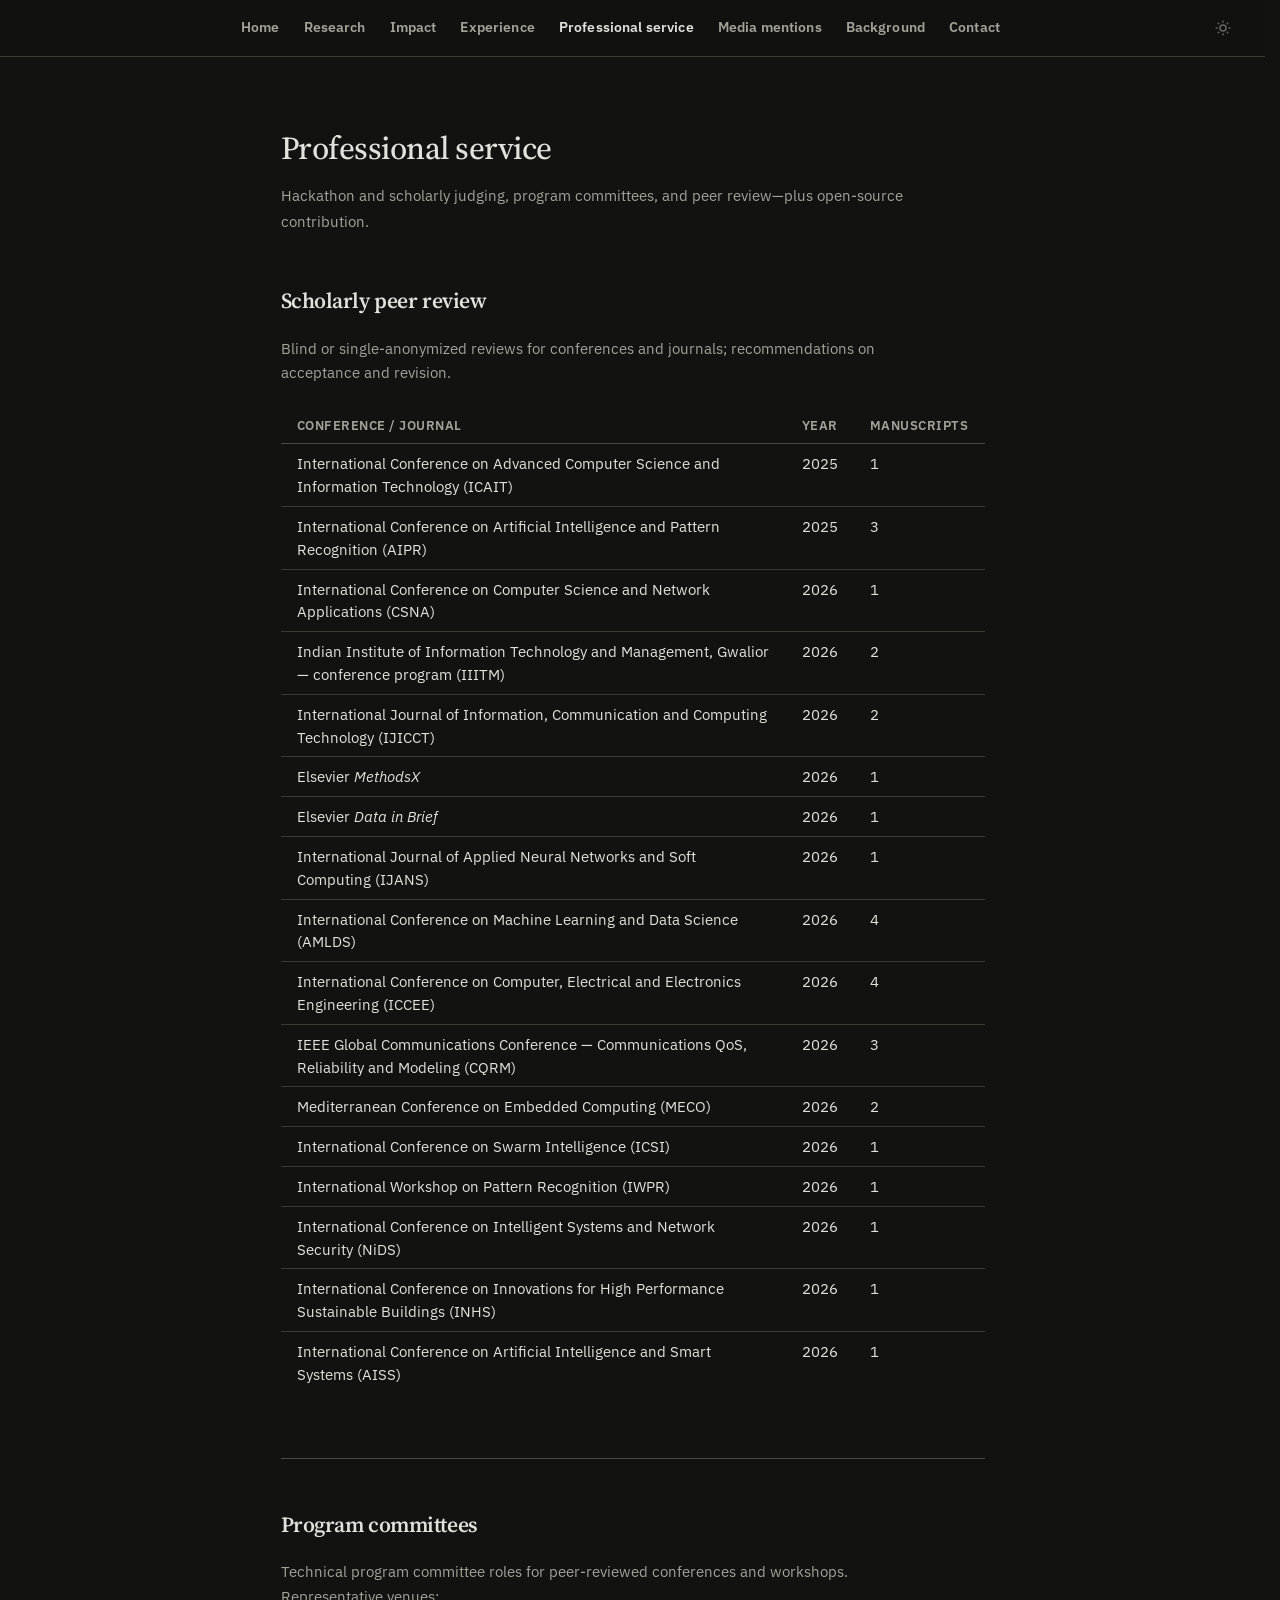
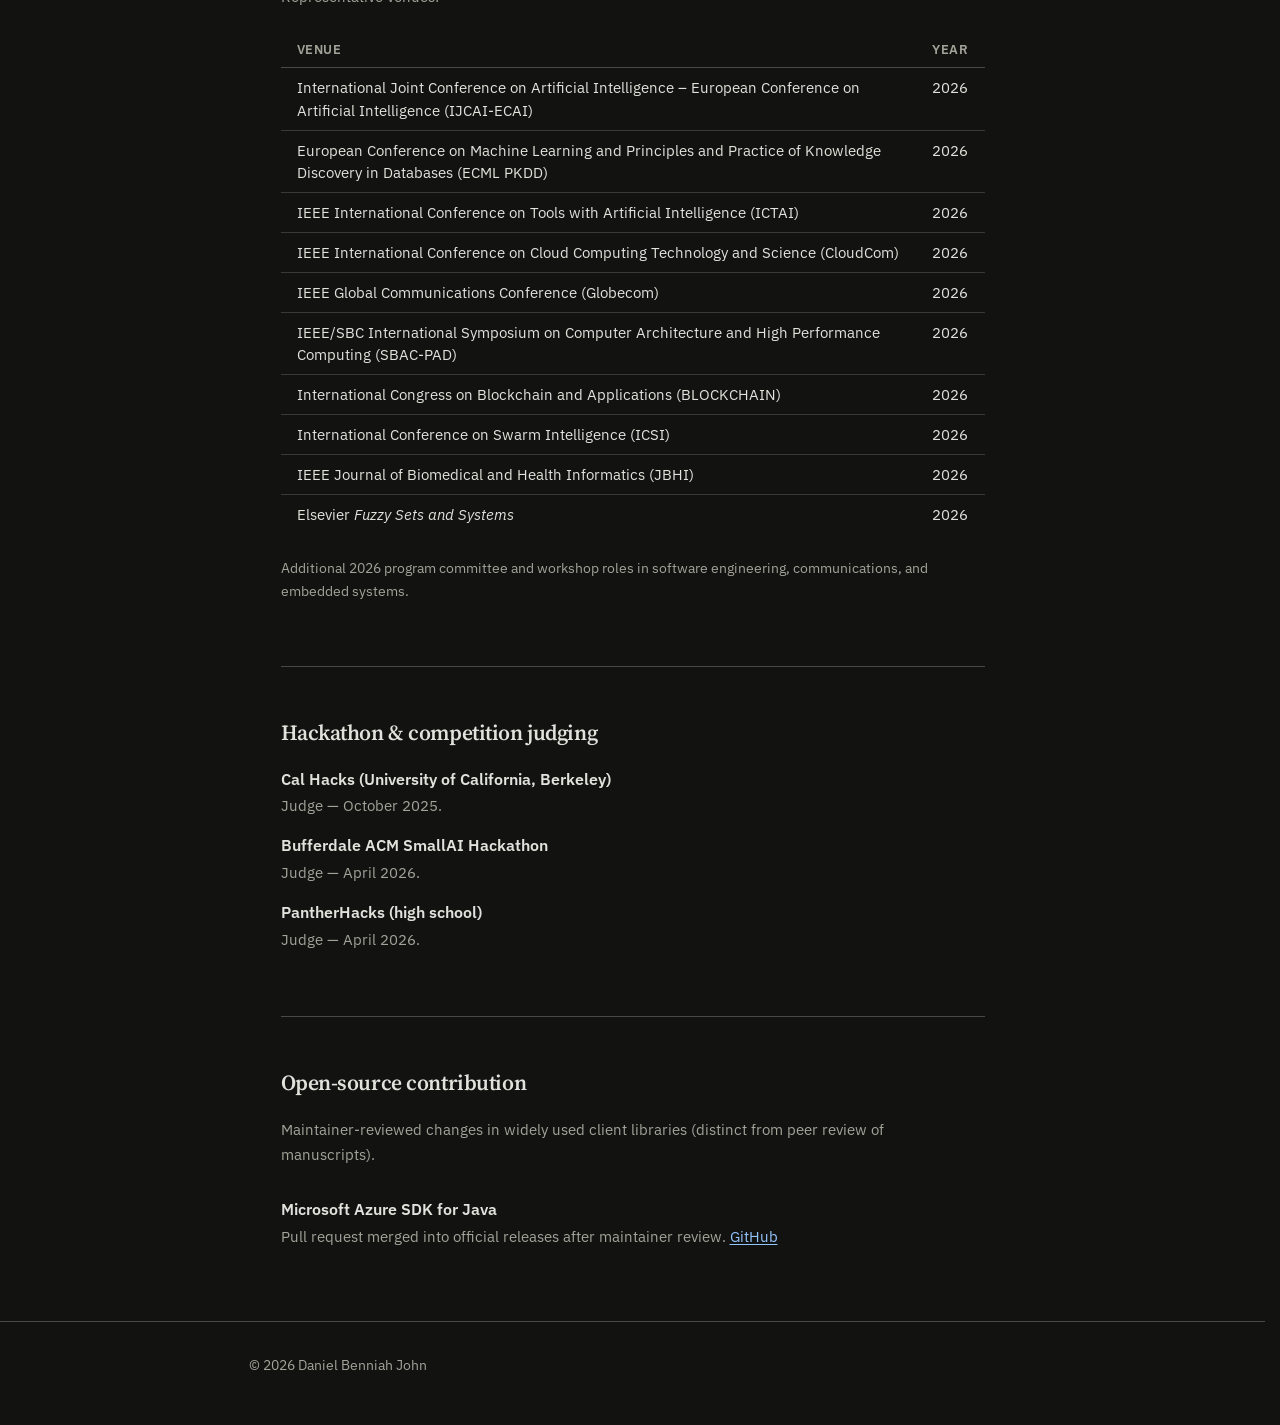
<file: service.html>
<!DOCTYPE html>
<html lang="en">
<head>
  <meta charset="UTF-8" />
  <meta name="viewport" content="width=device-width, initial-scale=1.0" />
  <title>Professional service — Daniel Benniah John</title>
  <meta name="description" content="Program committees, hackathon judging, and scholarly peer review." />
  <link rel="preconnect" href="https://fonts.googleapis.com" />
  <link rel="preconnect" href="https://fonts.gstatic.com" crossorigin />
  <link href="https://fonts.googleapis.com/css2?family=IBM+Plex+Sans:ital,wght@0,400;0,500;0,600;1,400&family=Source+Serif+4:ital,opsz,wght@0,8..60,400;0,8..60,500;0,8..60,600;1,8..60,400&display=swap" rel="stylesheet" />
  <link rel="stylesheet" href="css/styles.css" />
</head>
<body class="page-sub">
  <header class="site-header">
    <button type="button" class="theme-toggle" id="theme-toggle" aria-label="Toggle dark/light mode" title="Toggle dark/light mode">
      <span class="theme-toggle-icon" aria-hidden="true"></span>
    </button>
    <nav class="nav" aria-label="Primary">
      <a href="index.html" class="nav-link">Home</a>
      <a href="research.html" class="nav-link">Research</a>
      <a href="impact.html" class="nav-link">Impact</a>
      <a href="experience.html" class="nav-link">Experience</a>
      <a href="service.html" class="nav-link nav-link--current" aria-current="page">Professional service</a>
      <a href="media.html" class="nav-link">Media mentions</a>
      <a href="background.html" class="nav-link">Background</a>
      <a href="contact.html" class="nav-link">Contact</a>
    </nav>
  </header>

  <main>
    <div class="section page-section service-page">
      <h1 class="page-title">Professional service</h1>
      <p class="page-lead">Hackathon and scholarly judging, program committees, and peer review—plus open-source contribution.</p>

      <section class="service-section" aria-labelledby="peer-review-heading">
        <h2 id="peer-review-heading" class="service-section-title">Scholarly peer review</h2>
        <p class="service-section-lead">Blind or single-anonymized reviews for conferences and journals; recommendations on acceptance and revision.</p>
        <div class="service-table-wrap" role="region" aria-labelledby="peer-review-heading">
          <table class="service-table">
            <thead>
              <tr>
                <th scope="col">Conference / journal</th>
                <th scope="col" class="service-table__num">Year</th>
                <th scope="col" class="service-table__num">Manuscripts</th>
              </tr>
            </thead>
            <tbody>
              <tr>
                <td>International Conference on Advanced Computer Science and Information Technology (ICAIT)</td>
                <td class="service-table__num">2025</td>
                <td class="service-table__num">1</td>
              </tr>
              <tr>
                <td>International Conference on Artificial Intelligence and Pattern Recognition (AIPR)</td>
                <td class="service-table__num">2025</td>
                <td class="service-table__num">3</td>
              </tr>
              <tr>
                <td>International Conference on Computer Science and Network Applications (CSNA)</td>
                <td class="service-table__num">2026</td>
                <td class="service-table__num">1</td>
              </tr>
              <tr>
                <td>Indian Institute of Information Technology and Management, Gwalior — conference program (IIITM)</td>
                <td class="service-table__num">2026</td>
                <td class="service-table__num">2</td>
              </tr>
              <tr>
                <td>International Journal of Information, Communication and Computing Technology (IJICCT)</td>
                <td class="service-table__num">2026</td>
                <td class="service-table__num">2</td>
              </tr>
              <tr>
                <td>Elsevier <em>MethodsX</em></td>
                <td class="service-table__num">2026</td>
                <td class="service-table__num">1</td>
              </tr>
              <tr>
                <td>Elsevier <em>Data in Brief</em></td>
                <td class="service-table__num">2026</td>
                <td class="service-table__num">1</td>
              </tr>
              <tr>
                <td>International Journal of Applied Neural Networks and Soft Computing (IJANS)</td>
                <td class="service-table__num">2026</td>
                <td class="service-table__num">1</td>
              </tr>
              <tr>
                <td>International Conference on Machine Learning and Data Science (AMLDS)</td>
                <td class="service-table__num">2026</td>
                <td class="service-table__num">4</td>
              </tr>
              <tr>
                <td>International Conference on Computer, Electrical and Electronics Engineering (ICCEE)</td>
                <td class="service-table__num">2026</td>
                <td class="service-table__num">4</td>
              </tr>
              <tr>
                <td>IEEE Global Communications Conference — Communications QoS, Reliability and Modeling (CQRM)</td>
                <td class="service-table__num">2026</td>
                <td class="service-table__num">3</td>
              </tr>
              <tr>
                <td>Mediterranean Conference on Embedded Computing (MECO)</td>
                <td class="service-table__num">2026</td>
                <td class="service-table__num">2</td>
              </tr>
              <tr>
                <td>International Conference on Swarm Intelligence (ICSI)</td>
                <td class="service-table__num">2026</td>
                <td class="service-table__num">1</td>
              </tr>
              <tr>
                <td>International Workshop on Pattern Recognition (IWPR)</td>
                <td class="service-table__num">2026</td>
                <td class="service-table__num">1</td>
              </tr>
              <tr>
                <td>International Conference on Intelligent Systems and Network Security (NiDS)</td>
                <td class="service-table__num">2026</td>
                <td class="service-table__num">1</td>
              </tr>
              <tr>
                <td>International Conference on Innovations for High Performance Sustainable Buildings (INHS)</td>
                <td class="service-table__num">2026</td>
                <td class="service-table__num">1</td>
              </tr>
              <tr>
                <td>International Conference on Artificial Intelligence and Smart Systems (AISS)</td>
                <td class="service-table__num">2026</td>
                <td class="service-table__num">1</td>
              </tr>
            </tbody>
          </table>
        </div>
      </section>

      <section class="service-section" aria-labelledby="committees-heading">
        <h2 id="committees-heading" class="service-section-title">Program committees</h2>
        <p class="service-section-lead">Technical program committee roles for peer-reviewed conferences and workshops. Representative venues:</p>
        <div class="service-table-wrap" role="region" aria-labelledby="committees-heading">
          <table class="service-table">
            <thead>
              <tr>
                <th scope="col">Venue</th>
                <th scope="col" class="service-table__num">Year</th>
              </tr>
            </thead>
            <tbody>
              <tr>
                <td>International Joint Conference on Artificial Intelligence – European Conference on Artificial Intelligence (IJCAI-ECAI)</td>
                <td class="service-table__num">2026</td>
              </tr>
              <tr>
                <td>European Conference on Machine Learning and Principles and Practice of Knowledge Discovery in Databases (ECML PKDD)</td>
                <td class="service-table__num">2026</td>
              </tr>
              <tr>
                <td>IEEE International Conference on Tools with Artificial Intelligence (ICTAI)</td>
                <td class="service-table__num">2026</td>
              </tr>
              <tr>
                <td>IEEE International Conference on Cloud Computing Technology and Science (CloudCom)</td>
                <td class="service-table__num">2026</td>
              </tr>
              <tr>
                <td>IEEE Global Communications Conference (Globecom)</td>
                <td class="service-table__num">2026</td>
              </tr>
              <tr>
                <td>IEEE/SBC International Symposium on Computer Architecture and High Performance Computing (SBAC-PAD)</td>
                <td class="service-table__num">2026</td>
              </tr>
              <tr>
                <td>International Congress on Blockchain and Applications (BLOCKCHAIN)</td>
                <td class="service-table__num">2026</td>
              </tr>
              <tr>
                <td>International Conference on Swarm Intelligence (ICSI)</td>
                <td class="service-table__num">2026</td>
              </tr>
              <tr>
                <td>IEEE Journal of Biomedical and Health Informatics (JBHI)</td>
                <td class="service-table__num">2026</td>
              </tr>
              <tr>
                <td>Elsevier <em>Fuzzy Sets and Systems</em></td>
                <td class="service-table__num">2026</td>
              </tr>
            </tbody>
          </table>
        </div>
        <p class="service-section-note">Additional 2026 program committee and workshop roles in software engineering, communications, and embedded systems.</p>
      </section>

      <section class="service-section" aria-labelledby="event-judging-heading">
        <h2 id="event-judging-heading" class="service-section-title">Hackathon &amp; competition judging</h2>
        <div class="recognition-list recognition-list--compact">
          <div class="recognition-entry">
            <p class="recognition-entry-title">Cal Hacks (University of California, Berkeley)</p>
            <p>Judge — October 2025.</p>
          </div>
          <div class="recognition-entry">
            <p class="recognition-entry-title">Bufferdale ACM SmallAI Hackathon</p>
            <p>Judge — April 2026.</p>
          </div>
          <div class="recognition-entry">
            <p class="recognition-entry-title">PantherHacks (high school)</p>
            <p>Judge — April 2026.</p>
          </div>
        </div>
      </section>

      <section class="service-section" aria-labelledby="oss-heading">
        <h2 id="oss-heading" class="service-section-title">Open-source contribution</h2>
        <p class="service-section-lead">Maintainer-reviewed changes in widely used client libraries (distinct from peer review of manuscripts).</p>
        <div class="recognition-list recognition-list--compact">
          <div class="recognition-entry">
            <p class="recognition-entry-title">Microsoft Azure SDK for Java</p>
            <p>Pull request merged into official releases after maintainer review. <a href="https://github.com/Azure/azure-sdk-for-java/pull/9180" target="_blank" rel="noopener">GitHub</a></p>
          </div>
        </div>
      </section>
    </div>
  </main>

  <footer class="site-footer">
    <p>© <span id="year"></span> Daniel Benniah John</p>
  </footer>

  <script>
    document.getElementById('year').textContent = new Date().getFullYear();
    (function() {
      var toggle = document.getElementById('theme-toggle');
      var stored = localStorage.getItem('theme');
      if (stored === 'light') document.documentElement.classList.add('theme-light');
      toggle.addEventListener('click', function() {
        document.documentElement.classList.toggle('theme-light');
        localStorage.setItem('theme', document.documentElement.classList.contains('theme-light') ? 'light' : 'dark');
      });
    })();
  </script>
</body>
</html>
</file>
<file: css/styles.css>
/* --- Design tokens: academic + industry hybrid --- */
:root {
  --font-serif: "Source Serif 4", "Georgia", serif;
  --font-sans: "IBM Plex Sans", system-ui, sans-serif;
  --space-xs: 0.25rem;
  --space-sm: 0.5rem;
  --space-md: 1rem;
  --space-lg: 1.5rem;
  --space-xl: 2rem;
  --space-2xl: 3rem;
  --space-3xl: 4rem;
  --space-4xl: 5.5rem;
  --radius: 2px;
  --max-content: 42rem;
  --max-wide: 48rem;
  --section-padding-y: 3.5rem;
  --section-padding-y-md: 4.5rem;
}

/* Default: dark (matches prior site; toggle adds .theme-light for paper mode) */
html {
  scroll-behavior: smooth;
  /* Reserve space for the vertical scrollbar so layout does not shift between short/long pages */
  scrollbar-gutter: stable;
  color-scheme: dark;
  --bg: #121210;
  --bg-subtle: #1a1a16;
  --surface: #1e1e1a;
  --text: #e2e2dc;
  --text-muted: #a3a39a;
  --link: #93c5fd;
  --link-hover: #bfdbfe;
  --border: #3a3a34;
  --rule: #4a4a44;
}

html.theme-light {
  color-scheme: light;
  --bg: #fafaf8;
  --bg-subtle: #f0f0ec;
  --surface: #ffffff;
  --text: #252522;
  --text-muted: #5f5f58;
  --link: #1d4ed8;
  --link-hover: #1e3a8a;
  --border: #d6d6d0;
  --rule: #c8c8c0;
}

/* --- Reset & base --- */
*, *::before, *::after {
  box-sizing: border-box;
}

body {
  margin: 0;
  font-family: var(--font-sans);
  font-size: 1.0625rem;
  line-height: 1.7;
  color: var(--text);
  background: var(--bg);
  -webkit-font-smoothing: antialiased;
  -moz-osx-font-smoothing: grayscale;
}

.page-home {
  -webkit-font-smoothing: subpixel-antialiased;
}

a {
  color: var(--link);
  text-decoration: underline;
  text-decoration-thickness: 1px;
  text-underline-offset: 0.15em;
  transition: color 0.15s ease;
}

a:hover {
  color: var(--link-hover);
}

/* --- Header --- */
.site-header {
  position: sticky;
  top: 0;
  z-index: 100;
  background: color-mix(in srgb, var(--bg) 92%, transparent);
  backdrop-filter: blur(10px);
  -webkit-backdrop-filter: blur(10px);
  border-bottom: 1px solid var(--border);
}

.theme-toggle {
  position: absolute;
  top: 50%;
  right: var(--space-lg);
  transform: translateY(-50%);
  width: 2.25rem;
  height: 2.25rem;
  padding: 0;
  border: none;
  border-radius: var(--radius);
  background: transparent;
  cursor: pointer;
  color: var(--text-muted);
}
.theme-toggle:hover {
  color: var(--text);
  background: var(--bg-subtle);
}
.theme-toggle-icon {
  display: block;
  width: 100%;
  height: 100%;
  background: url("data:image/svg+xml,%3Csvg xmlns='http://www.w3.org/2000/svg' fill='none' viewBox='0 0 24 24' stroke='%23666'%3E%3Cpath stroke-linecap='round' stroke-linejoin='round' stroke-width='2' d='M12 3v1m0 16v1m9-9h-1M4 12H3m15.364 6.364l-.707-.707M6.343 6.343l-.707-.707m12.728 0l-.707.707M6.343 17.657l-.707.707M16 12a4 4 0 11-8 0 4 4 0 018 0z'/%3E%3C/svg%3E") center/1.15rem no-repeat;
}

html.theme-light .theme-toggle-icon {
  background: url("data:image/svg+xml,%3Csvg xmlns='http://www.w3.org/2000/svg' fill='none' viewBox='0 0 24 24' stroke='%23555'%3E%3Cpath stroke-linecap='round' stroke-linejoin='round' stroke-width='2' d='M20.354 15.354A9 9 0 018.646 3.646 9.003 9.003 0 0012 21a9.003 9.003 0 008.354-5.646z'/%3E%3C/svg%3E") center/1.15rem no-repeat;
}

.nav {
  display: flex;
  flex-wrap: wrap;
  justify-content: center;
  gap: var(--space-md) var(--space-lg);
  padding: var(--space-md) var(--space-xl);
  padding-right: 3.5rem;
  max-width: 56rem;
  margin: 0 auto;
}

.nav-link {
  color: var(--text-muted);
  /* Same weight for all items so the active page indicator does not change link width or wrapping */
  font-weight: 600;
  font-size: 0.875rem;
  letter-spacing: 0.01em;
  text-decoration: none;
}
.nav-link:hover {
  color: var(--text);
  text-decoration: underline;
}

.nav-link--current {
  color: var(--text);
}

/* --- Sections --- */
.section {
  max-width: var(--max-wide);
  margin: 0 auto;
  padding: var(--section-padding-y) var(--space-xl);
}
@media (min-width: 768px) {
  .section {
    padding-top: var(--section-padding-y-md);
    padding-bottom: var(--section-padding-y-md);
  }
}

.section--primary {
  border-top: 1px solid var(--rule);
  background: var(--bg-subtle);
}

.section--secondary {
  border-top: 1px solid var(--rule);
}

.section-title {
  font-family: var(--font-serif);
  font-size: clamp(1.5rem, 3.5vw, 1.85rem);
  font-weight: 600;
  color: var(--text);
  margin: 0 0 var(--space-sm);
  letter-spacing: -0.02em;
  line-height: 1.25;
  padding-bottom: var(--space-md);
  border-bottom: 1px solid var(--rule);
}

.section-epigraph {
  margin: 0 0 var(--space-2xl);
  max-width: var(--max-content);
  font-size: 0.98rem;
  color: var(--text-muted);
  line-height: 1.65;
}

/* --- Home (landing) --- */
.main-home {
  max-width: var(--max-wide);
  margin: 0 auto;
  padding: calc(3.5rem + var(--space-md)) var(--space-xl) var(--space-3xl);
}

.home-block {
  margin-bottom: var(--space-3xl);
}

.home-block:last-child {
  margin-bottom: 0;
}

.home-identity-inner {
  display: flex;
  flex-direction: column;
  align-items: flex-start;
  gap: var(--space-xl);
}

@media (min-width: 640px) {
  .home-identity-inner {
    flex-direction: row;
    align-items: flex-start;
    justify-content: space-between;
  }
}

.home-name {
  font-family: var(--font-serif);
  font-size: clamp(1.85rem, 4vw, 2.5rem);
  font-weight: 500;
  margin: 0 0 var(--space-sm);
  letter-spacing: -0.02em;
  line-height: 1.2;
}

.home-line {
  margin: 0 0 var(--space-sm);
  font-size: 1rem;
  color: var(--text-muted);
  max-width: 36rem;
}

.home-line--strong {
  color: var(--text);
  font-weight: 500;
}

.home-affil {
  margin: var(--space-md) 0;
  font-size: 0.85rem;
  letter-spacing: 0.06em;
  text-transform: uppercase;
  color: var(--text-muted);
  font-weight: 500;
}

.home-links {
  margin: var(--space-md) 0 0;
  font-size: 0.95rem;
}

.home-links-sep {
  margin: 0 0.35rem;
  color: var(--text-muted);
}

.home-photo {
  width: 140px;
  height: 140px;
  object-fit: cover;
  border: 1px solid var(--border);
  border-radius: 2px;
  flex-shrink: 0;
}

@media (min-width: 640px) {
  .home-photo {
    width: 180px;
    height: 180px;
  }
}

.home-heading {
  font-family: var(--font-serif);
  font-size: 1.15rem;
  font-weight: 500;
  margin: 0 0 var(--space-md);
  padding-bottom: var(--space-sm);
  border-bottom: 1px solid var(--border);
  color: var(--text);
  letter-spacing: 0.01em;
}

.home-about-lead {
  margin: 0 0 var(--space-md);
  font-size: 1.05rem;
  font-weight: 500;
  color: var(--text);
  line-height: 1.65;
  max-width: 40rem;
}

.home-about-body {
  margin: 0;
  font-size: 0.98rem;
  color: var(--text-muted);
  line-height: 1.7;
  max-width: 40rem;
}

.home-impact-teaser {
  margin: 0 0 var(--space-sm);
  font-size: 0.98rem;
  color: var(--text-muted);
  line-height: 1.65;
  max-width: 38rem;
}

.home-impact-more {
  margin: 0;
  font-size: 0.95rem;
}

.home-list {
  margin: 0;
  padding-left: 1.15rem;
  max-width: 40rem;
}

.home-list li {
  margin-bottom: var(--space-sm);
  font-size: 0.98rem;
  color: var(--text-muted);
  line-height: 1.55;
}

.home-list li:last-child {
  margin-bottom: 0;
}

.home-list strong {
  color: var(--text);
}

.home-continue {
  margin: var(--space-lg) 0 0;
  font-size: 0.9rem;
}

/* --- Subpages --- */
.page-section {
  padding-top: calc(3rem + var(--space-md));
}

.page-title {
  font-family: var(--font-serif);
  font-size: clamp(1.65rem, 3.5vw, 2rem);
  font-weight: 500;
  margin: 0 0 var(--space-sm);
  letter-spacing: -0.015em;
}

.page-lead {
  margin: 0 0 var(--space-2xl);
  max-width: var(--max-content);
  font-size: 0.95rem;
  color: var(--text-muted);
}

/* --- Impact --- */
.impact-list {
  list-style: none;
  margin: 0;
  padding: 0;
  display: flex;
  flex-direction: column;
  gap: 0;
}

.impact-list li {
  margin: 0;
  padding: var(--space-lg) 0;
  border-bottom: 1px solid var(--border);
}

.impact-list li:first-child {
  padding-top: 0;
}

.impact-list li:last-child {
  border-bottom: none;
  padding-bottom: 0;
}

.impact-list p {
  margin: 0;
  font-size: 1rem;
  line-height: 1.65;
  color: var(--text-muted);
}

.impact-metric {
  display: block;
  font-family: var(--font-sans);
  font-size: 0.8rem;
  font-weight: 600;
  letter-spacing: 0.06em;
  text-transform: uppercase;
  color: var(--text);
  margin-bottom: var(--space-sm);
}

/* --- Impact page (collapsible) --- */
.impact-accordion {
  display: flex;
  flex-direction: column;
  gap: var(--space-sm);
  max-width: 100%;
  /* Enables height: 0 ↔ auto interpolation on ::details-content (Chrome 129+, Safari 18+) */
  interpolate-size: allow-keywords;
}

.impact-block {
  border: 1px solid var(--border);
  border-radius: var(--radius);
  background: var(--surface);
  overflow: hidden;
  transition: border-color 0.35s ease;
}

.impact-block[open] {
  border-color: color-mix(in srgb, var(--border) 70%, var(--link) 30%);
}

.impact-block::details-content {
  height: 0;
  overflow: hidden;
  transition: height 0.38s cubic-bezier(0.33, 1, 0.68, 1);
}

.impact-block[open]::details-content {
  height: auto;
}

.impact-summary {
  list-style: none;
  cursor: pointer;
  padding: var(--space-md) var(--space-lg);
  display: flex;
  flex-direction: column;
  align-items: flex-start;
  gap: var(--space-xs);
  color: var(--text);
  position: relative;
  padding-left: 2.25rem;
}

.impact-summary::-webkit-details-marker {
  display: none;
}

.impact-summary::before {
  content: "";
  position: absolute;
  left: var(--space-md);
  top: 1.15rem;
  width: 0.45rem;
  height: 0.45rem;
  border-right: 2px solid var(--text-muted);
  border-bottom: 2px solid var(--text-muted);
  transform: rotate(-45deg);
  transition: transform 0.32s cubic-bezier(0.33, 1, 0.68, 1), top 0.32s cubic-bezier(0.33, 1, 0.68, 1);
}

.impact-block[open] .impact-summary::before {
  transform: rotate(45deg);
  top: 1.25rem;
}

.impact-summary:hover {
  background: color-mix(in srgb, var(--bg-subtle) 50%, transparent);
}

.impact-summary:focus {
  outline: none;
}

.impact-summary:focus-visible {
  outline: 2px solid var(--link);
  outline-offset: 2px;
}

.impact-summary-title {
  font-family: var(--font-serif);
  font-size: 1.08rem;
  font-weight: 500;
  line-height: 1.3;
}

.impact-summary-metric {
  font-size: 0.88rem;
  font-weight: 400;
  color: var(--text-muted);
  line-height: 1.45;
}

.impact-body {
  padding: var(--space-md) var(--space-lg) var(--space-lg);
  padding-left: 2.25rem;
  border-top: 1px solid var(--border);
}

.impact-body p {
  margin: 0 0 var(--space-md);
  font-size: 0.95rem;
  line-height: 1.65;
  color: var(--text-muted);
}

.impact-body p:last-child {
  margin-bottom: 0;
}

.impact-body strong {
  color: var(--text);
}

.impact-media-label {
  margin-top: var(--space-md);
}

.impact-link-list {
  margin: var(--space-sm) 0 0;
  padding-left: 1.2rem;
  font-size: 0.92rem;
  line-height: 1.6;
  color: var(--text-muted);
}

.impact-link-list li {
  margin-bottom: var(--space-xs);
}

@media (prefers-reduced-motion: reduce) {
  .impact-block::details-content {
    transition: none;
  }

  .impact-block {
    transition: none;
  }

  .impact-summary::before {
    transition: none;
  }
}

/* --- Research page (accordion) — matches Impact: title + metric line, slightly stronger title --- */
.research-accordion {
  margin-top: var(--space-sm);
}

.research-accordion .impact-summary-title {
  font-weight: 600;
  font-size: 1.12rem;
  letter-spacing: -0.015em;
}

.research-impact-label {
  margin: var(--space-md) 0 var(--space-sm);
  color: var(--text);
}

.research-body .research-impact-list {
  margin: 0 0 var(--space-md);
  padding-left: 1.25rem;
  font-size: 0.95rem;
  line-height: 1.6;
  color: var(--text-muted);
}

.research-body .research-impact-list li {
  margin-bottom: var(--space-xs);
}

.research-body .research-impact-list li:last-child {
  margin-bottom: 0;
}

/* --- Research / Contributions --- */
.research .research-content {
  max-width: 100%;
}

.research-highlights {
  display: flex;
  flex-direction: column;
  gap: 0;
}

.highlight-item {
  padding: var(--space-xl) 0;
  border-bottom: 1px solid var(--border);
}

.highlight-item:last-of-type {
  border-bottom: none;
}

.research-thread .research-thread-title {
  font-family: var(--font-serif);
  font-size: 1.2rem;
  font-weight: 600;
  line-height: 1.35;
  color: var(--text);
  margin: 0 0 var(--space-md);
}

.research .highlight-item:first-of-type {
  padding-top: 0;
}

.research-field {
  margin: 0 0 var(--space-sm);
  font-size: 0.98rem;
  color: var(--text-muted);
  line-height: 1.65;
}

.research-field strong {
  color: var(--text);
  font-weight: 600;
}

.research-artifact {
  margin: var(--space-md) 0 0;
  font-size: 0.92rem;
}

.scholar-link {
  margin: var(--space-2xl) 0 0;
  padding-top: var(--space-lg);
  border-top: 1px solid var(--border);
  font-size: 0.95rem;
}

.scholar-link-sep {
  margin: 0 0.35rem;
  color: var(--text-muted);
}

/* --- Work --- */
.work .section-title,
.work .section-epigraph,
.work .timeline {
  max-width: var(--max-wide);
}

.timeline {
  display: flex;
  flex-direction: column;
  gap: var(--space-xl);
}

.timeline-item {
  padding: var(--space-lg) 0 var(--space-xl);
  border-bottom: 1px solid var(--border);
}

.timeline-item:last-child {
  border-bottom: none;
}

.timeline-meta {
  display: flex;
  flex-wrap: wrap;
  justify-content: space-between;
  align-items: baseline;
  gap: var(--space-sm);
  margin-bottom: var(--space-sm);
}

.company {
  font-family: var(--font-serif);
  font-weight: 600;
  font-size: 1.05rem;
  color: var(--text);
}

.date {
  font-size: 0.85rem;
  color: var(--text-muted);
  font-variant-numeric: tabular-nums;
}

.timeline-item h3,
.timeline-item .timeline-role {
  font-family: var(--font-sans);
  font-size: 0.95rem;
  font-weight: 600;
  color: var(--text-muted);
  margin: 0 0 var(--space-md);
}

.timeline-item ul {
  margin: 0;
  padding-left: 1.2rem;
  color: var(--text-muted);
  font-size: 0.98rem;
  line-height: 1.65;
}

.timeline-item li {
  margin-bottom: var(--space-sm);
}

.timeline-item li:last-child {
  margin-bottom: 0;
}

/* --- Recognition --- */
.recognition-list {
  display: flex;
  flex-direction: column;
  /* Only used on Professional service page; keep rows tight */
  gap: var(--space-xs);
}

.recognition-block {
  padding-bottom: var(--space-xl);
  border-bottom: 1px solid var(--border);
}

.recognition-block:last-child {
  border-bottom: none;
  padding-bottom: 0;
}

.recognition-subhead {
  font-family: var(--font-sans);
  font-size: 0.8rem;
  font-weight: 600;
  letter-spacing: 0.06em;
  text-transform: uppercase;
  color: var(--text-muted);
  margin: 0 0 var(--space-sm);
}

.recognition-block-lead {
  font-size: 0.95rem;
  color: var(--text-muted);
  margin: 0 0 var(--space-lg);
  line-height: 1.65;
}

.recognition-entry {
  margin-bottom: var(--space-lg);
}

.recognition-entry:last-child {
  margin-bottom: 0;
}

/* Inside flex lists, spacing comes from parent gap — avoid double spacing */
.recognition-list > .recognition-entry {
  margin-bottom: 0;
}

.recognition-entry-title {
  font-size: 1rem;
  font-weight: 600;
  color: var(--text);
  margin: 0 0 var(--space-xs);
  line-height: 1.45;
}

.recognition-entry p:not(.recognition-entry-title) {
  margin: 0;
  font-size: 0.95rem;
  color: var(--text-muted);
  line-height: 1.65;
}

.press-links {
  list-style: none;
  margin: var(--space-md) 0 0;
  padding: 0;
  display: flex;
  flex-wrap: wrap;
  gap: var(--space-sm) var(--space-md);
  font-size: 0.9rem;
}


.press-links a {
  color: var(--text-muted);
  text-decoration: underline;
}

.press-links a:hover {
  color: var(--link);
}

/* --- Education & inline expertise --- */
.edu-grid {
  display: grid;
  grid-template-columns: repeat(auto-fit, minmax(240px, 1fr));
  gap: var(--space-xl);
  margin-bottom: var(--space-2xl);
}

.edu-card {
  padding: 0;
  border: none;
  background: transparent;
}

.edu-card h3,
.edu-card-title {
  font-family: var(--font-serif);
  font-size: 1.05rem;
  font-weight: 600;
  margin: 0 0 var(--space-xs);
  color: var(--text);
}

.edu-card .degree {
  font-weight: 500;
  color: var(--text-muted);
  margin: 0 0 var(--space-xs);
  font-size: 0.95rem;
}

.edu-card .meta {
  font-size: 0.9rem;
  color: var(--text-muted);
  margin: var(--space-sm) 0 0;
  line-height: 1.5;
}

.background-block-title {
  font-family: var(--font-sans);
  font-size: 0.8rem;
  font-weight: 600;
  letter-spacing: 0.06em;
  text-transform: uppercase;
  color: var(--text-muted);
  margin: var(--space-2xl) 0 var(--space-lg);
}

.page-section .background-block-title:first-of-type {
  margin-top: var(--space-xl);
}

.honors-section {
  margin-bottom: var(--space-2xl);
  padding-top: var(--space-2xl);
  border-top: 1px solid var(--border);
}

.honors-section .background-block-title {
  margin-top: 0;
  margin-bottom: var(--space-sm);
}

.honors-section-lead {
  margin: 0 0 var(--space-xl);
  max-width: var(--max-wide);
  font-size: 0.95rem;
  color: var(--text-muted);
  line-height: 1.6;
}

.honors-grid {
  display: grid;
  grid-template-columns: repeat(auto-fit, minmax(280px, 1fr));
  gap: var(--space-lg);
  max-width: var(--max-wide);
}

.honor-card {
  display: flex;
  flex-direction: column;
  padding: var(--space-lg) var(--space-lg) var(--space-md);
  border: 1px solid var(--border);
  border-radius: var(--radius);
  background: var(--surface);
  box-shadow: 0 1px 0 color-mix(in srgb, var(--text) 4%, transparent);
  transition: border-color 0.2s ease, box-shadow 0.2s ease;
}

.honor-card:hover {
  border-color: color-mix(in srgb, var(--border) 55%, var(--link) 45%);
  box-shadow: 0 4px 24px color-mix(in srgb, var(--bg) 40%, var(--link) 8%);
}

.honor-card--ieee {
  --honor-accent: #00629b;
}

.honor-card--scrs {
  --honor-accent: #7c5c2e;
}

html.theme-light .honor-card--ieee {
  --honor-accent: #004f7c;
}

html.theme-light .honor-card--scrs {
  --honor-accent: #6b4f28;
}

.honor-card-header {
  display: flex;
  align-items: flex-start;
  gap: var(--space-md);
  margin-bottom: var(--space-md);
  padding-bottom: var(--space-md);
  border-bottom: 1px solid var(--border);
}

.honor-mark {
  flex-shrink: 0;
  display: flex;
  align-items: center;
  justify-content: center;
  width: 3rem;
  height: 3rem;
  font-family: var(--font-sans);
  font-size: 0.72rem;
  font-weight: 600;
  letter-spacing: 0.04em;
  color: var(--honor-accent);
  background: color-mix(in srgb, var(--honor-accent) 14%, var(--surface));
  border: 1px solid color-mix(in srgb, var(--honor-accent) 35%, var(--border));
  border-radius: var(--radius);
}

.honor-card-heading {
  min-width: 0;
}

.honor-org {
  margin: 0 0 var(--space-xs);
  font-size: 0.78rem;
  font-weight: 500;
  line-height: 1.35;
  color: var(--text-muted);
  letter-spacing: 0.01em;
}

.honor-title {
  font-family: var(--font-serif);
  font-size: 1.35rem;
  font-weight: 600;
  margin: 0;
  letter-spacing: -0.02em;
  line-height: 1.2;
}

.honor-title a {
  color: var(--text);
  text-decoration: none;
}

.honor-title a:hover {
  color: var(--link);
  text-decoration: underline;
}

.honor-tagline {
  margin: 0 0 var(--space-md);
  font-size: 0.92rem;
  line-height: 1.55;
  color: var(--text);
}

.honor-highlights {
  margin: 0 0 var(--space-lg);
  padding: 0;
  list-style: none;
  flex-grow: 1;
}

.honor-highlights li {
  position: relative;
  padding-left: 1.15rem;
  margin-bottom: var(--space-sm);
  font-size: 0.88rem;
  line-height: 1.5;
  color: var(--text-muted);
}

.honor-highlights li:last-child {
  margin-bottom: 0;
}

.honor-highlights li::before {
  content: "";
  position: absolute;
  left: 0;
  top: 0.55em;
  width: 5px;
  height: 5px;
  border-radius: 50%;
  background: var(--honor-accent);
}

.honor-card-footer {
  margin: 0;
  padding-top: var(--space-md);
  border-top: 1px solid var(--border);
}

.honor-cta {
  display: inline-block;
  font-size: 0.88rem;
  font-weight: 500;
  text-decoration: none;
  color: var(--honor-accent);
}

.honor-cta:hover {
  color: var(--link-hover);
  text-decoration: underline;
}

.expertise-inline {
  max-width: var(--max-content);
  padding-top: var(--space-xl);
  border-top: 1px solid var(--border);
}

.expertise-inline-title {
  font-family: var(--font-sans);
  font-size: 0.8rem;
  font-weight: 600;
  letter-spacing: 0.06em;
  text-transform: uppercase;
  color: var(--text-muted);
  margin: 0 0 var(--space-sm);
}

.expertise-inline p {
  margin: 0;
  font-size: 0.95rem;
  color: var(--text-muted);
  line-height: 1.65;
}

/* --- Contact --- */
.contact-intro {
  margin: 0 0 var(--space-lg);
  max-width: var(--max-content);
  color: var(--text-muted);
  font-size: 0.98rem;
}

.contact-links {
  display: flex;
  flex-wrap: wrap;
  gap: var(--space-lg);
  font-size: 1rem;
}

.contact-link {
  font-weight: 500;
}

/* --- Footer --- */
.site-footer {
  padding: var(--space-xl) var(--space-xl) var(--space-2xl);
  border-top: 1px solid var(--rule);
  color: var(--text-muted);
  font-size: 0.875rem;
}

.site-footer p {
  margin: 0;
  max-width: var(--max-wide);
  margin-left: auto;
  margin-right: auto;
}

/* --- Service page (split sections) --- */
.service-page .page-lead {
  margin-bottom: var(--space-2xl);
}

.service-section {
  margin-top: var(--space-3xl);
  padding-top: var(--space-2xl);
  border-top: 1px solid var(--rule);
}

.service-section:first-of-type {
  margin-top: 0;
  padding-top: 0;
  border-top: none;
}

.service-section-title {
  font-family: var(--font-serif);
  font-size: 1.35rem;
  font-weight: 600;
  margin: 0 0 var(--space-md);
  letter-spacing: -0.02em;
  color: var(--text);
}

.service-section-lead {
  margin: 0 0 var(--space-xl);
  max-width: var(--max-content);
  font-size: 0.95rem;
  color: var(--text-muted);
  line-height: 1.6;
}

.service-section-note {
  margin: var(--space-lg) 0 0;
  max-width: var(--max-content);
  font-size: 0.9rem;
  color: var(--text-muted);
  line-height: 1.55;
}

/* --- Media mentions page --- */
.media-list {
  max-width: var(--max-content);
  margin: 0;
  padding: 0;
  display: flex;
  flex-direction: column;
  gap: var(--space-xl);
}

.media-item {
  margin: 0;
  padding: 0 0 var(--space-lg);
  border-bottom: 1px solid var(--border);
}

.media-item:last-child {
  border-bottom: none;
  padding-bottom: 0;
}

.media-item__meta {
  margin: 0 0 var(--space-xs);
  font-family: var(--font-sans);
  font-size: 0.8rem;
  font-weight: 500;
  letter-spacing: 0.03em;
  text-transform: uppercase;
  color: var(--text-muted);
}

.media-item__sep {
  margin: 0 0.35em;
}

.media-item__title {
  font-family: var(--font-serif);
  font-size: 1.15rem;
  font-weight: 600;
  line-height: 1.4;
  margin: 0 0 var(--space-sm);
  letter-spacing: -0.02em;
}

.media-item__title a {
  color: var(--text);
  text-decoration: none;
  border-bottom: 1px solid color-mix(in srgb, var(--link) 45%, transparent);
}

.media-item__title a:hover {
  color: var(--link);
  border-bottom-color: var(--link);
}

.media-item__note {
  margin: 0;
  font-size: 0.9rem;
  color: var(--text-muted);
  line-height: 1.5;
}

.recognition-list--compact {
  gap: var(--space-md);
}

.recognition-list--compact .recognition-entry-title {
  margin-bottom: 0.15rem;
}

/* --- Service page tables (peer review) --- */
.service-table-wrap {
  max-width: 100%;
  overflow-x: auto;
  margin: 0;
  -webkit-overflow-scrolling: touch;
}

.service-table {
  width: 100%;
  min-width: min(100%, 28rem);
  border-collapse: collapse;
  font-size: 0.95rem;
  line-height: 1.5;
}

.service-table th,
.service-table td {
  padding: var(--space-sm) var(--space-md);
  text-align: left;
  vertical-align: top;
  border-bottom: 1px solid var(--border);
}

.service-table thead th {
  font-family: var(--font-sans);
  font-size: 0.8rem;
  font-weight: 600;
  letter-spacing: 0.04em;
  text-transform: uppercase;
  color: var(--text-muted);
  border-bottom-color: var(--rule);
  padding-top: 0;
}

.service-table tbody tr:last-child td {
  border-bottom: none;
}

.service-table__num {
  text-align: right;
  white-space: nowrap;
  font-variant-numeric: tabular-nums;
}

.service-table thead .service-table__num {
  text-align: right;
}
</file>
